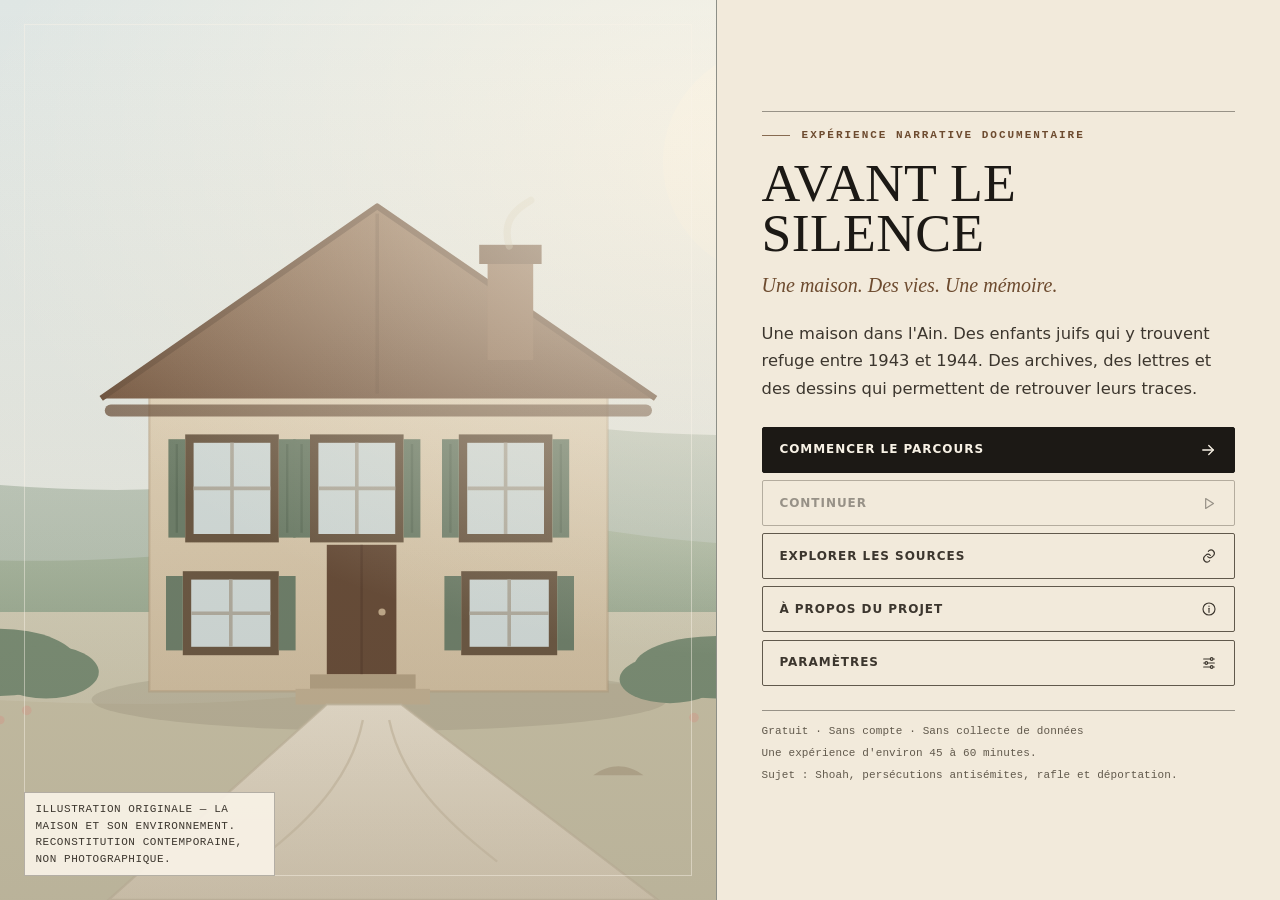
<file: index.html>
<!DOCTYPE html>
<html lang="fr" data-text-size="normal" data-contrast="normal" data-reduced-motion="false">
<head>
  <meta charset="utf-8">
  <meta name="viewport" content="width=device-width, initial-scale=1">
  <title>AVANT LE SILENCE — Une maison. Des vies. Une mémoire.</title>
  <meta name="description" content="AVANT LE SILENCE est une expérience narrative documentaire consacrée à la Maison d'Izieu et aux enfants juifs qui y trouvèrent refuge en 1943–1944.">
  <meta name="author" content="AVANT LE SILENCE">
  <meta name="theme-color" content="#f4efe5">
  <meta name="color-scheme" content="light">
  <meta property="og:title" content="AVANT LE SILENCE">
  <meta property="og:description" content="Une maison. Des vies. Une mémoire. Une expérience narrative documentaire sur la Maison d'Izieu.">
  <meta property="og:type" content="website">
  <meta property="og:image" content="./assets/illustrations/logo.svg">
  <link rel="icon" href="./assets/icons/favicon.svg" type="image/svg+xml">
  <link rel="stylesheet" href="./css/global.css?v=0.8.0-d2">
  <link rel="stylesheet" href="./css/typography.css?v=0.8.0-d2">
  <link rel="stylesheet" href="./css/layout.css?v=0.8.0-d2">
  <link rel="stylesheet" href="./css/interface.css?v=0.8.0-d2">
  <link rel="stylesheet" href="./css/documents.css?v=0.8.0-d2">
  <link rel="stylesheet" href="./css/chapters.css?v=0.8.0-d2">
  <link rel="stylesheet" href="./css/responsive.css?v=0.8.0-d2">
  <link rel="stylesheet" href="./css/accessibility.css?v=0.8.0-d2">
</head>
<body>
  <a class="skip-link" href="#main">Aller au contenu principal</a>

  <div id="app" class="app" aria-busy="true">
    <div class="boot-screen" id="boot-screen">
      <div class="boot-mark" aria-hidden="true">
        <svg viewBox="0 0 64 64" width="64" height="64" fill="none" stroke="currentColor" stroke-width="1.6" stroke-linecap="round" stroke-linejoin="round">
          <path d="M10 29 32 11l22 18"/>
          <path d="M16 26v25h32V26"/>
          <path d="M27 51V37h10v14"/>
          <path d="M8 56h48"/>
        </svg>
      </div>
      <p class="boot-title">AVANT LE SILENCE</p>
      <p class="boot-text" role="status">Chargement des archives…</p>
      <div class="boot-line" aria-hidden="true"><span></span></div>
    </div>
  </div>

  <div id="modal-root" class="modal-root"></div>
  <div id="toast-root" class="toast-root" aria-live="polite" aria-atomic="false"></div>
  <div id="live-region" class="sr-only" role="status" aria-live="polite"></div>

  <noscript>
    <div class="noscript">
      <h1>AVANT LE SILENCE</h1>
      <p>Ce jeu nécessite JavaScript pour fonctionner. Activez JavaScript dans votre navigateur, puis rechargez la page.</p>
    </div>
  </noscript>

  <script type="module" src="./js/main.js?v=0.8.0-d2"></script>
</body>
</html>
</file>
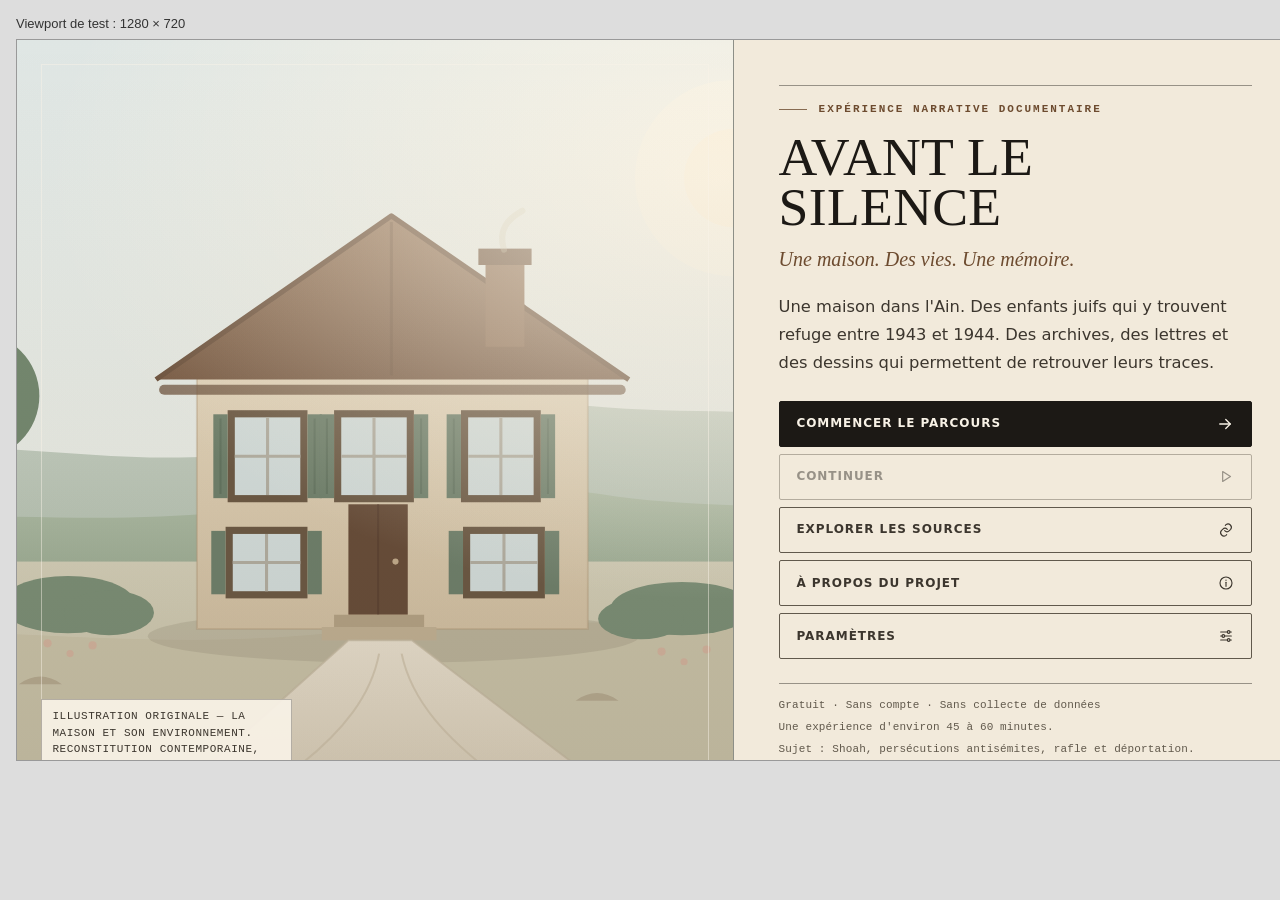
<file: tests/viewport-1280.html>
<!DOCTYPE html>
<html lang="fr">
<head>
  <meta charset="utf-8">
  <title>Test viewport 1280 × 720</title>
  <style>
    body { margin: 0; padding: 16px; background: #ddd; font-family: sans-serif; }
    iframe { width: 1280px; height: 720px; border: 1px solid #999; background: #fff; }
    p { margin: 0 0 8px; font-size: 13px; color: #333; }
  </style>
</head>
<body>
  <p>Viewport de test : 1280 × 720</p>
  <iframe src="../index.html?test=viewport#/accueil" title="AVANT LE SILENCE — test desktop 1280"></iframe>
</body>
</html>
</file>
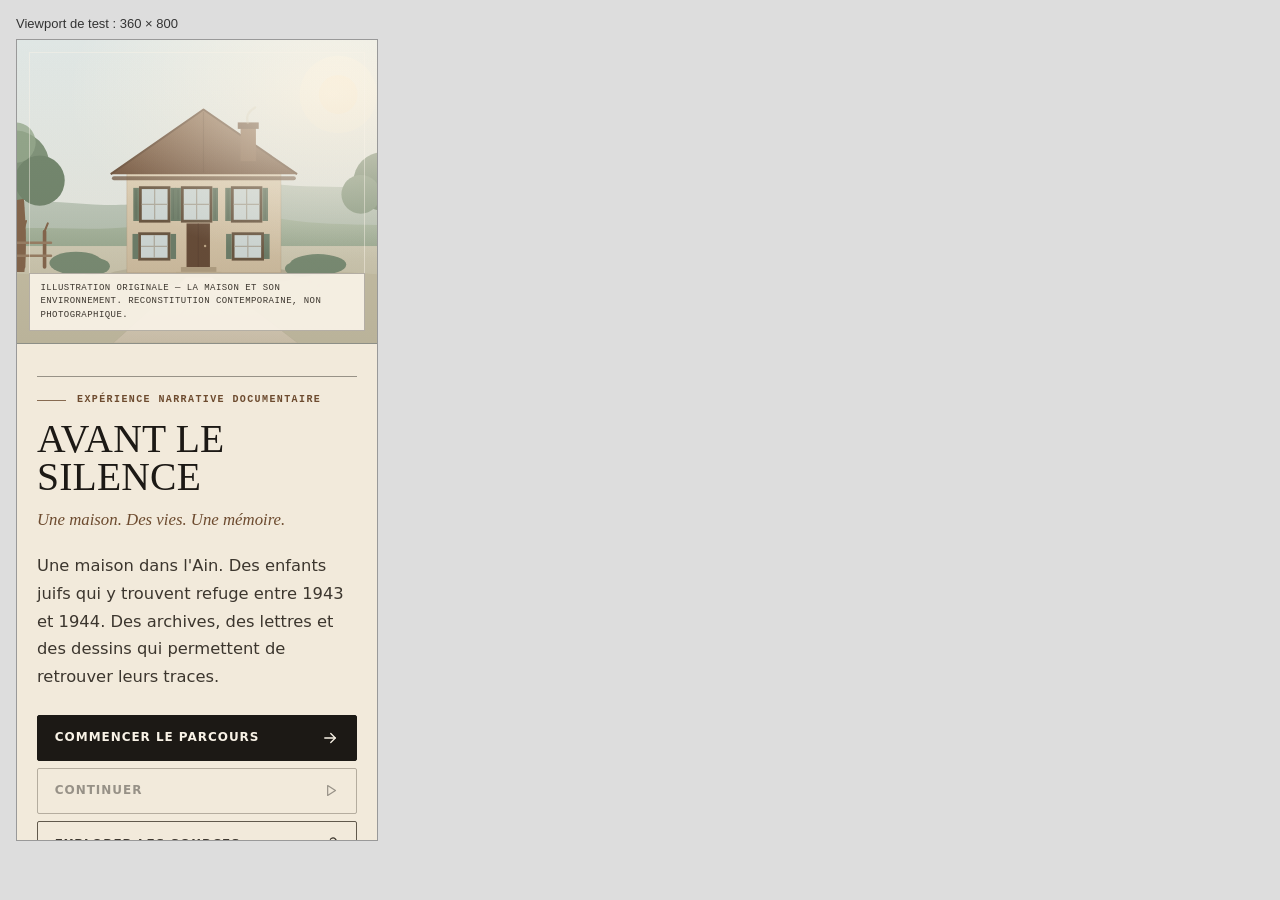
<file: tests/viewport-360.html>
<!DOCTYPE html>
<html lang="fr">
<head>
  <meta charset="utf-8">
  <title>Test viewport 360 × 800</title>
  <style>
    body { margin: 0; padding: 16px; background: #ddd; font-family: sans-serif; }
    iframe { width: 360px; height: 800px; border: 1px solid #999; background: #fff; }
    p { margin: 0 0 8px; font-size: 13px; color: #333; }
  </style>
</head>
<body>
  <p>Viewport de test : 360 × 800</p>
  <iframe src="../index.html?test=viewport#/accueil" title="AVANT LE SILENCE — test mobile 360"></iframe>
</body>
</html>
</file>
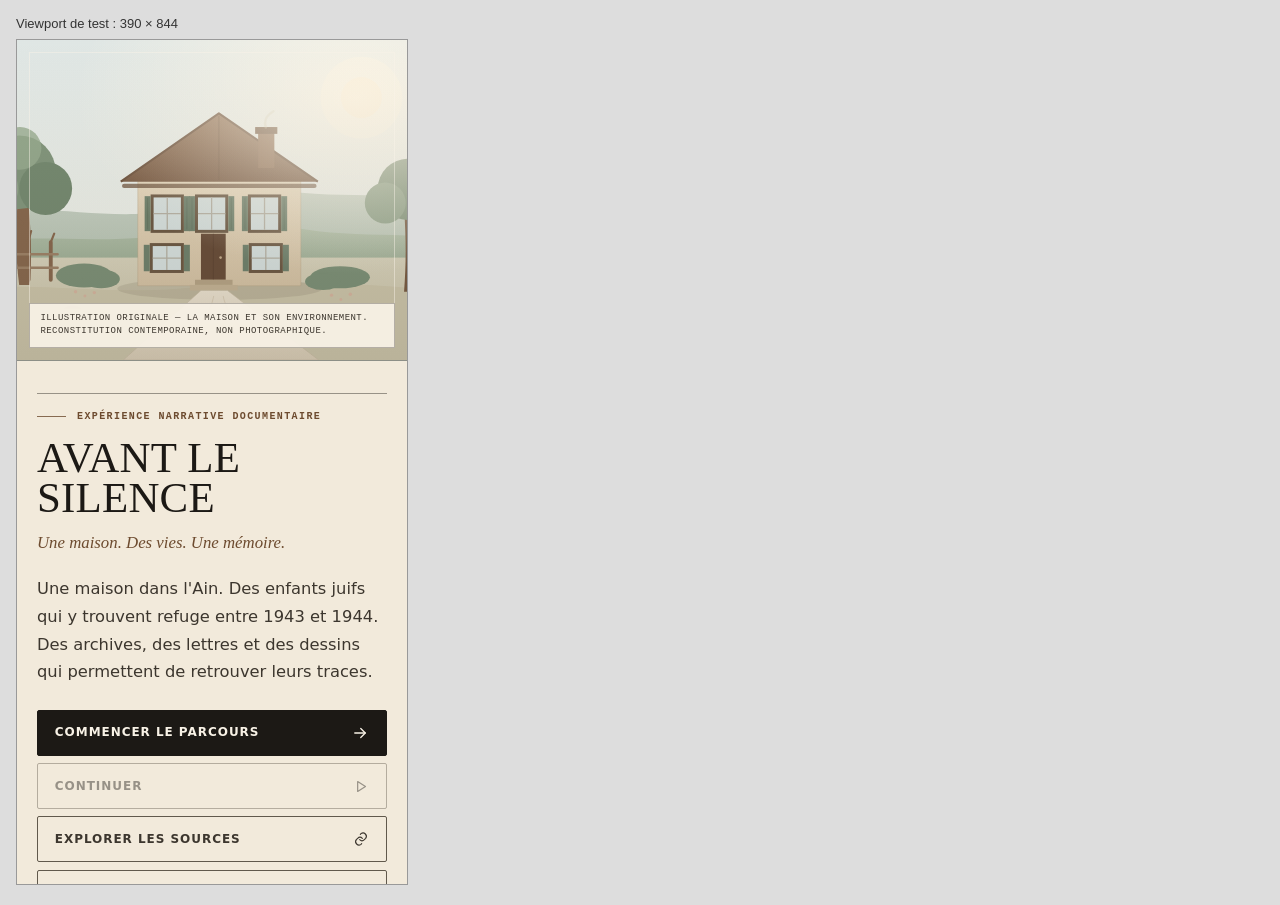
<file: tests/viewport-390.html>
<!DOCTYPE html>
<html lang="fr">
<head>
  <meta charset="utf-8">
  <title>Test viewport 390 × 844</title>
  <style>
    body { margin: 0; padding: 16px; background: #ddd; font-family: sans-serif; }
    iframe { width: 390px; height: 844px; border: 1px solid #999; background: #fff; }
    p { margin: 0 0 8px; font-size: 13px; color: #333; }
  </style>
</head>
<body>
  <p>Viewport de test : 390 × 844</p>
  <iframe src="../index.html?test=viewport#/accueil" title="AVANT LE SILENCE — test mobile 390"></iframe>
</body>
</html>
</file>
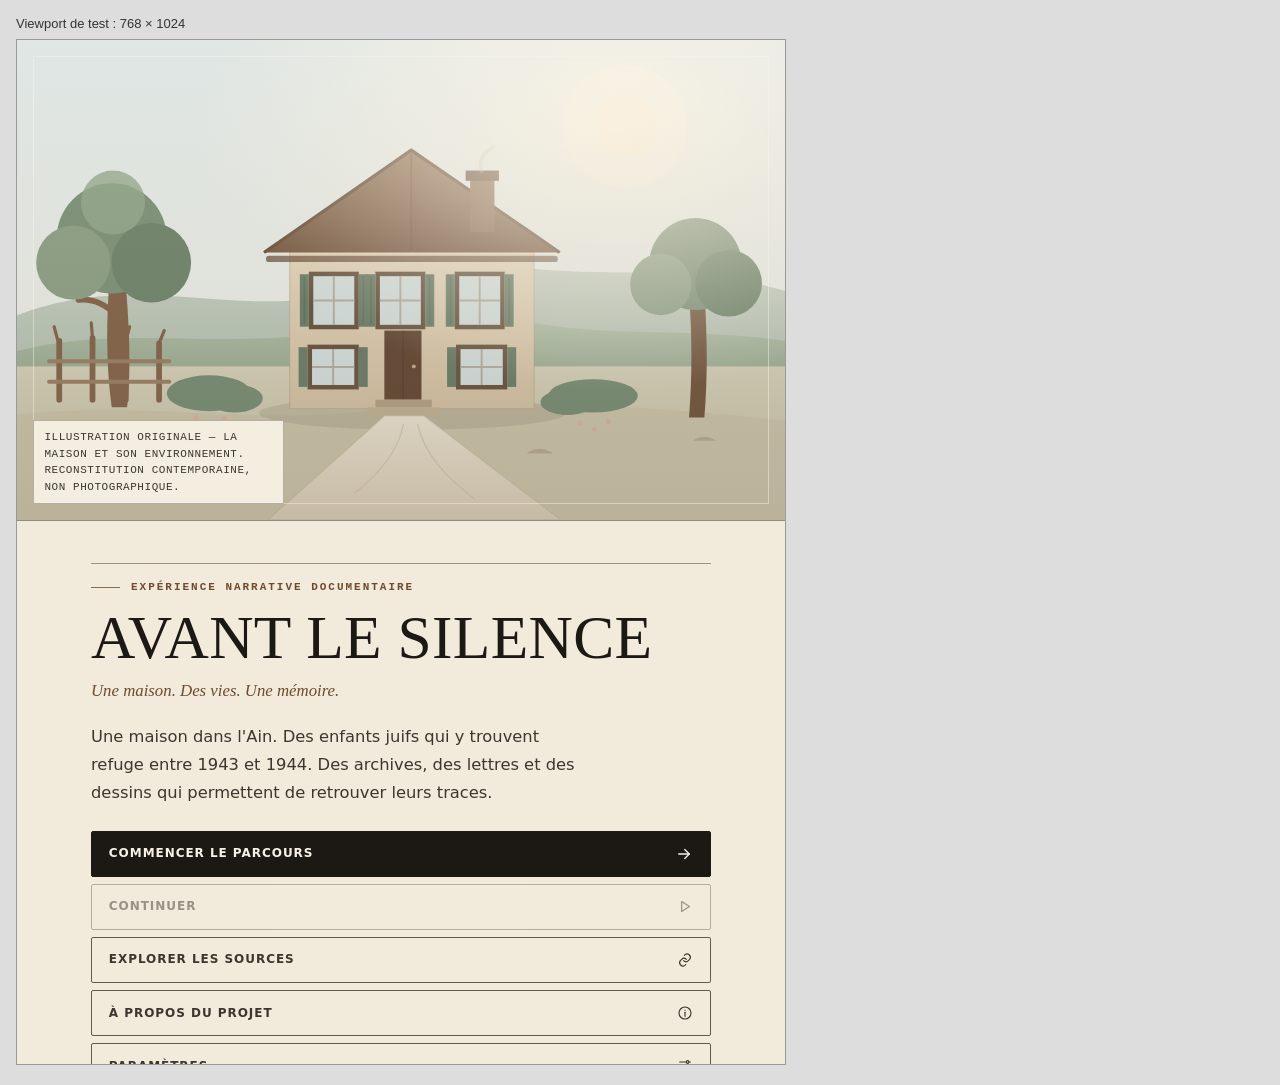
<file: tests/viewport-768.html>
<!DOCTYPE html>
<html lang="fr">
<head>
  <meta charset="utf-8">
  <title>Test viewport 768 × 1024</title>
  <style>
    body { margin: 0; padding: 16px; background: #ddd; font-family: sans-serif; }
    iframe { width: 768px; height: 1024px; border: 1px solid #999; background: #fff; }
    p { margin: 0 0 8px; font-size: 13px; color: #333; }
  </style>
</head>
<body>
  <p>Viewport de test : 768 × 1024</p>
  <iframe src="../index.html?test=viewport#/accueil" title="AVANT LE SILENCE — test tablette 768"></iframe>
</body>
</html>
</file>
<file: css/global.css>
/* ============================================================
   AVANT LE SILENCE — styles globaux
   Catalogue d'exposition : papier chaud, encre dense, filets.
   ============================================================ */

:root {
  --ivory: #f2eadb;
  --ivory-deep: #e7dcc7;
  --paper: #eee3ce;
  --paper-light: #f8f2e6;
  --paper-deep: #d9c9ad;
  --brown: #6d4b2f;
  --brown-soft: #8a6747;
  --brown-pale: #e2d2ba;
  --ink: #1c1915;
  --ink-soft: #3c362e;
  --ink-faint: #61594c;
  --sage: #5c6f57;
  --sage-soft: #dde4d4;
  --sage-deep: #3f513b;
  --slate: #33505e;
  --slate-soft: #d9e3e7;
  --amber: #7b571d;
  --amber-soft: #efe0c0;
  --line: rgba(28, 25, 21, 0.16);
  --line-strong: rgba(28, 25, 21, 0.42);
  --line-light: rgba(255, 255, 255, 0.4);
  --shadow-sm: none;
  --shadow-md: none;
  --shadow-lg: 0 24px 60px rgba(28, 25, 21, 0.18);
  --radius-sm: 2px;
  --radius: 3px;
  --radius-lg: 4px;
  --font-serif: "Iowan Old Style", "Palatino Linotype", Palatino, Georgia, "Times New Roman", serif;
  --font-sans: "Segoe UI", system-ui, -apple-system, "Helvetica Neue", Arial, sans-serif;
  --font-mono: ui-monospace, "Cascadia Mono", "SFMono-Regular", Consolas, "Liberation Mono", monospace;
  --max-width: 1240px;
  --reading-width: 66ch;
  --hud-height: 64px;
  --transition: 180ms ease;
}

*,
*::before,
*::after {
  box-sizing: border-box;
}

html {
  min-height: 100%;
  scroll-behavior: smooth;
  background: var(--ivory);
}

body {
  min-height: 100vh;
  margin: 0;
  color: var(--ink);
  font-family: var(--font-sans);
  font-size: 1.0625rem;
  line-height: 1.65;
  background-color: var(--ivory);
  background-image: url("../assets/backgrounds/paper-texture.svg");
  background-attachment: fixed;
  text-rendering: optimizeLegibility;
  -webkit-font-smoothing: antialiased;
  font-variant-numeric: tabular-nums;
}

img,
svg {
  display: block;
  max-width: 100%;
}

img {
  height: auto;
}

button,
input,
select,
textarea {
  font: inherit;
  color: inherit;
}

button {
  cursor: pointer;
}

a {
  color: var(--slate);
  text-decoration-thickness: 1px;
  text-underline-offset: 0.18em;
}

a:hover {
  color: var(--ink);
}

p,
ul,
ol,
dl,
figure,
blockquote {
  margin-top: 0;
}

h1,
h2,
h3,
h4,
p,
li {
  overflow-wrap: break-word;
}

::selection {
  color: var(--paper-light);
  background: var(--ink);
}

::-webkit-scrollbar {
  width: 11px;
  height: 11px;
}

::-webkit-scrollbar-track {
  background: var(--ivory-deep);
}

::-webkit-scrollbar-thumb {
  background: var(--brown-soft);
  border: 3px solid var(--ivory-deep);
  border-radius: 0;
}

* {
  scrollbar-color: var(--brown-soft) var(--ivory-deep);
  scrollbar-width: thin;
}

/* --- Utilitaires --- */

.sr-only {
  position: absolute !important;
  width: 1px !important;
  height: 1px !important;
  padding: 0 !important;
  margin: -1px !important;
  overflow: hidden !important;
  clip: rect(0, 0, 0, 0) !important;
  white-space: nowrap !important;
  border: 0 !important;
}

.hidden {
  display: none !important;
}

[hidden] {
  display: none !important;
}

.no-scroll {
  overflow: hidden;
}

.skip-link {
  position: fixed;
  top: 0.75rem;
  left: 0.75rem;
  z-index: 5000;
  padding: 0.65rem 1rem;
  color: var(--paper-light);
  background: var(--ink);
  border: 1px solid var(--ink);
  border-radius: var(--radius-sm);
  transform: translateY(-180%);
  transition: transform var(--transition);
}

.skip-link:focus {
  transform: translateY(0);
  outline: 3px solid var(--slate);
  outline-offset: 3px;
}

/* --- Écran de chargement --- */

.boot-screen {
  min-height: 100vh;
  display: flex;
  flex-direction: column;
  align-items: center;
  justify-content: center;
  gap: 0.9rem;
  padding: 2rem;
  text-align: center;
  background: var(--ivory);
}

.boot-mark {
  color: var(--brown);
  opacity: 0.9;
}

.boot-title {
  margin: 0;
  font-family: var(--font-serif);
  font-size: clamp(1.35rem, 3vw, 1.9rem);
  letter-spacing: 0.3em;
  text-indent: 0.3em;
  color: var(--ink);
}

.boot-text {
  margin: 0;
  font-family: var(--font-mono);
  font-size: 0.6875rem;
  letter-spacing: 0.12em;
  text-transform: uppercase;
  color: var(--ink-faint);
}

.boot-line {
  width: min(220px, 60vw);
  height: 2px;
  margin-top: 0.85rem;
  overflow: hidden;
  background: var(--brown-pale);
  border-radius: 0;
}

.boot-line span {
  display: block;
  width: 42%;
  height: 100%;
  background: var(--brown);
  border-radius: 0;
  animation: boot-slide 1.5s ease-in-out infinite;
}

@keyframes boot-slide {
  0% { transform: translateX(-110%); }
  50% { transform: translateX(80%); }
  100% { transform: translateX(260%); }
}

/* --- NoScript --- */

.noscript {
  max-width: 640px;
  margin: 12vh auto;
  padding: 2rem;
  color: var(--ink);
  background: var(--paper-light);
  border: 1px solid var(--line-strong);
  border-top: 2px solid var(--ink);
  border-radius: var(--radius);
}

.noscript h1 {
  margin-top: 0;
  font-family: var(--font-serif);
  letter-spacing: 0.06em;
}

/* --- Divers --- */

hr {
  border: 0;
  border-top: 1px solid var(--line);
  margin: 2rem 0;
}

:target {
  scroll-margin-top: calc(var(--hud-height) + 2rem);
}

::placeholder {
  color: var(--ink-faint);
  opacity: 1;
}
</file>
<file: css/typography.css>
/* ============================================================
   Typographie éditoriale — échelle de catalogue
   Surtitre mono 11 px · titre display · chapô · corps 17 px
   ============================================================ */

body,
button,
input,
select,
textarea {
  font-family: var(--font-sans);
}

h1,
h2,
h3,
h4,
.serif {
  font-family: var(--font-serif);
  font-weight: 500;
  line-height: 1.08;
  letter-spacing: -0.018em;
  color: var(--ink);
}

h1 {
  font-size: clamp(2.6rem, 4.8vw, 4.3rem);
}

h2 {
  font-size: clamp(1.5rem, 2.5vw, 2.1rem);
  line-height: 1.14;
}

h3 {
  font-size: clamp(1.15rem, 1.7vw, 1.35rem);
  line-height: 1.24;
}

h4 {
  font-size: 1.02rem;
  line-height: 1.32;
}

p {
  margin-bottom: 1em;
}

p:last-child {
  margin-bottom: 0;
}

/* --- Surtitre de section --- */

.eyebrow {
  display: flex;
  align-items: center;
  gap: 0.7rem;
  margin: 0 0 0.9rem;
  font-family: var(--font-mono);
  font-size: 0.6875rem;
  font-weight: 600;
  line-height: 1.4;
  letter-spacing: 0.18em;
  text-transform: uppercase;
  color: var(--brown);
}

.eyebrow::before {
  content: "";
  flex: 0 0 1.8rem;
  width: 1.8rem;
  height: 1px;
  background: currentColor;
  opacity: 0.8;
}

.eyebrow--plain::before {
  display: none;
}

/* --- Chapô et sous-titre --- */

.subtitle {
  margin: 0;
  font-family: var(--font-serif);
  font-size: clamp(1.1rem, 1.8vw, 1.35rem);
  font-style: italic;
  line-height: 1.4;
  color: var(--brown);
}

.lead {
  max-width: 62ch;
  margin: 0;
  font-family: var(--font-serif);
  font-size: clamp(1.2rem, 1.9vw, 1.48rem);
  line-height: 1.45;
  color: var(--ink-soft);
}

.lead + .prose {
  margin-top: 1.1rem;
}

/* --- Corps de lecture --- */

.prose {
  max-width: var(--reading-width);
  font-size: 1.0625rem;
  line-height: 1.7;
  color: var(--ink-soft);
}

.prose p {
  margin-bottom: 1.02em;
}

.prose strong {
  color: var(--ink);
  font-weight: 650;
}

.prose em {
  color: var(--ink);
}

.prose--lead > p:first-child {
  font-family: var(--font-serif);
  font-size: 1.22rem;
  line-height: 1.52;
  color: var(--ink);
}

.prose--dropcap > p:first-child::first-letter {
  float: left;
  margin: 0.08em 0.12em 0 0;
  font-family: var(--font-serif);
  font-size: 3.6em;
  font-weight: 500;
  line-height: 0.82;
  color: var(--brown);
}

.prose ul,
.prose ol {
  margin: 0 0 1.2em;
  padding-left: 1.25rem;
}

.prose li {
  margin-bottom: 0.45em;
}

.prose a {
  color: var(--slate);
}

/* --- Métadonnées et légendes --- */

.small {
  font-size: 0.8125rem;
  line-height: 1.55;
  color: var(--ink-faint);
}

.tiny {
  font-size: 0.75rem;
  line-height: 1.55;
  color: var(--ink-faint);
}

.caption {
  font-size: 0.8125rem;
  line-height: 1.5;
  letter-spacing: 0.01em;
  color: var(--ink-faint);
}

.mono {
  font-family: var(--font-mono);
  font-variant-numeric: tabular-nums;
}

/* --- Citation --- */

.quote {
  margin: 2.2rem 0;
  padding: 0.15rem 0 0.15rem 1.5rem;
  border-left: 2px solid var(--brown);
  font-family: var(--font-serif);
  font-size: clamp(1.25rem, 2.2vw, 1.65rem);
  font-style: italic;
  line-height: 1.42;
  color: var(--ink);
}

.quote__label {
  display: block;
  margin-top: 0.9rem;
  font-family: var(--font-mono);
  font-size: 0.625rem;
  font-style: normal;
  font-weight: 600;
  letter-spacing: 0.14em;
  text-transform: uppercase;
  color: var(--brown);
}

/* --- Utilitaires de texte --- */

.text-center {
  text-align: center;
}

.text-balance {
  text-wrap: balance;
}

.text-pretty {
  text-wrap: pretty;
}

.muted {
  color: var(--ink-faint);
}

.ink {
  color: var(--ink);
}

.sage {
  color: var(--sage-deep);
}

.brown {
  color: var(--brown);
}

.slate {
  color: var(--slate);
}
</file>
<file: css/layout.css>
/* ============================================================
   Structure des écrans et des pages — grille éditoriale
   ============================================================ */

.app {
  min-height: 100vh;
}

.screen {
  min-height: 100vh;
  animation: screen-in 320ms ease both;
}

@keyframes screen-in {
  from { opacity: 0; }
  to { opacity: 1; }
}

.container {
  width: min(var(--max-width), calc(100% - 3rem));
  margin-inline: auto;
}

.container--narrow {
  width: min(920px, calc(100% - 3rem));
  margin-inline: auto;
}

.container--reading {
  width: min(760px, calc(100% - 3rem));
  margin-inline: auto;
}

.section {
  padding-block: clamp(3.25rem, 6vw, 5rem);
}

.section--tight {
  padding-block: clamp(2rem, 4vw, 3rem);
}

.section--paper {
  background: var(--paper-light);
  border-block: 1px solid var(--line);
}

.stack {
  display: flex;
  flex-direction: column;
  gap: var(--stack-gap, 1rem);
}

.cluster {
  display: flex;
  flex-wrap: wrap;
  align-items: center;
  gap: var(--cluster-gap, 0.65rem);
}

.split {
  display: grid;
  grid-template-columns: minmax(0, 1fr) minmax(0, 1fr);
  gap: clamp(1.5rem, 4vw, 3.5rem);
  align-items: center;
}

/* --- En-tête de page intérieure --- */

.page-header {
  position: sticky;
  top: 0;
  z-index: 80;
  background: var(--ivory);
  border-bottom: 1px solid var(--line-strong);
}

.page-header__inner {
  width: min(var(--max-width), calc(100% - 3rem));
  min-height: var(--hud-height);
  margin-inline: auto;
  display: flex;
  align-items: center;
  gap: 1rem;
  justify-content: space-between;
}

.page-header__title {
  margin: 0;
  font-family: var(--font-serif);
  font-size: 1.05rem;
  line-height: 1.2;
  letter-spacing: 0.005em;
}

.page-header__sub {
  display: block;
  margin-top: 0.15rem;
  font-family: var(--font-mono);
  font-size: 0.625rem;
  font-weight: 600;
  letter-spacing: 0.14em;
  text-transform: uppercase;
  color: var(--brown);
}

.page-header__actions {
  display: flex;
  align-items: center;
  gap: 0.25rem;
}

.page-intro {
  padding-block: clamp(2.6rem, 5vw, 4rem) 0;
}

.page-intro .container,
.page-intro .container--narrow,
.page-intro .container--reading {
  padding-bottom: clamp(1.4rem, 2.5vw, 2rem);
  border-bottom: 1px solid var(--line);
}

.page-intro h1 {
  margin: 0 0 0.75rem;
}

.page-intro .lead {
  max-width: 62ch;
}

.page-content {
  padding-block: clamp(1.5rem, 2.5vw, 2rem) clamp(4rem, 8vw, 6rem);
}

/* --- Accueil --- */

.home-screen {
  min-height: 100vh;
  display: grid;
  grid-template-columns: minmax(0, 1.12fr) minmax(400px, 0.88fr);
  overflow: hidden;
}

.home-visual {
  position: relative;
  min-height: 100vh;
  overflow: hidden;
  background: #dfe4db;
  border-right: 1px solid var(--line-strong);
}

.home-visual__image {
  width: 100%;
  height: 100%;
  object-fit: cover;
  object-position: center;
}

.home-visual::after {
  content: "";
  position: absolute;
  inset: clamp(1rem, 2vw, 1.5rem);
  border: 1px solid rgba(248, 242, 230, 0.46);
  pointer-events: none;
}

.home-visual__caption {
  position: absolute;
  left: clamp(1rem, 2vw, 1.5rem);
  bottom: clamp(1rem, 2vw, 1.5rem);
  z-index: 1;
  max-width: 38ch;
  margin: 0;
  padding: 0.5rem 0.65rem;
  font-family: var(--font-mono);
  font-size: 0.6875rem;
  line-height: 1.5;
  letter-spacing: 0.05em;
  text-align: left;
  text-transform: uppercase;
  color: var(--ink-soft);
  background: rgba(248, 242, 230, 0.94);
  border: 1px solid rgba(28, 25, 21, 0.3);
  text-shadow: none;
}

.home-panel {
  display: flex;
  align-items: center;
  padding: clamp(2.25rem, 3.5vw, 3rem);
  background: var(--ivory);
}

.home-panel__inner {
  width: min(540px, 100%);
  margin-inline: auto;
  padding-top: 1rem;
  border-top: 1px solid var(--line-strong);
}

.home-title {
  margin: 0.25rem 0 0.75rem;
  font-size: clamp(2.8rem, 4.2vw, 4.5rem);
  line-height: 0.94;
  letter-spacing: 0.005em;
  text-wrap: balance;
}

.home-subtitle {
  margin: 0 0 1.3rem;
  font-family: var(--font-serif);
  font-size: clamp(1.05rem, 1.6vw, 1.25rem);
  font-style: italic;
  line-height: 1.4;
  color: var(--brown);
}

.home-intro {
  max-width: 48ch;
  margin-bottom: 1.5rem;
  font-size: 1.02rem;
  line-height: 1.7;
  color: var(--ink-soft);
}

.home-actions {
  display: grid;
  gap: 0.45rem;
  margin-bottom: 1.5rem;
}

.home-actions .btn {
  justify-content: space-between;
}

.home-meta {
  padding-top: 0.8rem;
  border-top: 1px solid var(--line-strong);
  font-family: var(--font-mono);
  font-size: 0.6875rem;
  line-height: 1.55;
  letter-spacing: 0.01em;
  color: var(--ink-faint);
}

.home-meta p {
  margin-bottom: 0.3rem;
}

.home-meta strong {
  color: var(--ink-soft);
  font-weight: 600;
}

/* --- HUD de scène --- */

.hud {
  position: sticky;
  top: 0;
  z-index: 90;
  background: var(--ivory);
  border-bottom: 1px solid var(--line-strong);
}

.hud__inner {
  width: min(var(--max-width), calc(100% - 2.5rem));
  min-height: var(--hud-height);
  margin-inline: auto;
  display: grid;
  grid-template-columns: minmax(0, 1fr) auto;
  align-items: center;
  gap: 1rem;
}

.hud__chapter {
  display: flex;
  align-items: center;
  gap: 0.7rem;
  min-width: 0;
}

.hud__chapter-mark {
  display: grid;
  place-items: center;
  flex: 0 0 34px;
  width: 34px;
  height: 34px;
  font-family: var(--font-mono);
  font-size: 0.75rem;
  font-weight: 600;
  letter-spacing: 0.04em;
  color: var(--brown);
  border: 1px solid var(--line-strong);
  border-radius: var(--radius-sm);
}

.hud__chapter-text {
  min-width: 0;
}

.hud__chapter-name {
  display: block;
  overflow: hidden;
  font-family: var(--font-serif);
  font-size: 0.98rem;
  line-height: 1.25;
  text-overflow: ellipsis;
  white-space: nowrap;
}

.hud__chapter-period {
  display: block;
  overflow: hidden;
  font-family: var(--font-mono);
  font-size: 0.625rem;
  font-weight: 600;
  line-height: 1.4;
  letter-spacing: 0.1em;
  text-transform: uppercase;
  color: var(--brown);
  text-overflow: ellipsis;
  white-space: nowrap;
}

.hud__actions {
  display: flex;
  align-items: center;
  gap: 0.15rem;
}

.hud__actions .btn--icon {
  width: 44px;
  height: 44px;
}

/* --- Scène --- */

.scene-screen {
  min-height: calc(100vh - var(--hud-height));
}

.scene-heading {
  width: min(var(--max-width), calc(100% - 3rem));
  margin-inline: auto;
  display: grid;
  grid-template-columns: 7.5rem minmax(0, 1fr);
  column-gap: clamp(1.5rem, 3vw, 2.5rem);
  align-items: start;
  padding: clamp(1.8rem, 3.6vw, 3rem) 0 clamp(1.4rem, 2.6vw, 2rem);
  border-bottom: 1px solid var(--line);
}

.scene-heading::before {
  content: attr(data-index);
  grid-column: 1;
  grid-row: 1 / span 2;
  font-family: var(--font-serif);
  font-size: clamp(3rem, 5vw, 4.6rem);
  font-weight: 500;
  line-height: 0.8;
  letter-spacing: -0.04em;
  color: var(--brown);
  font-variant-numeric: tabular-nums;
}

.scene-heading__kicker {
  grid-column: 2;
  margin: 0 0 0.45rem;
  font-family: var(--font-mono);
  font-size: 0.6875rem;
  font-weight: 600;
  letter-spacing: 0.14em;
  text-transform: uppercase;
  color: var(--brown);
}

.scene-heading h1 {
  grid-column: 2;
  margin: 0;
  font-size: clamp(1.9rem, 3.4vw, 2.9rem);
}

.scene-layout {
  width: min(var(--max-width), calc(100% - 3rem));
  margin-inline: auto;
  display: grid;
  grid-template-columns: minmax(0, 1.55fr) minmax(310px, 0.75fr);
  gap: clamp(2rem, 3.5vw, 3.5rem);
  align-items: start;
  padding-block: clamp(2rem, 3.5vw, 2.8rem) clamp(2.5rem, 5vw, 4rem);
}

.scene-visual {
  position: sticky;
  top: calc(var(--hud-height) + 1.2rem);
  min-width: 0;
}

.scene-layout > .illustration {
  position: sticky;
  top: calc(var(--hud-height) + 1.2rem);
  align-self: start;
}

.scene-panel {
  min-width: 0;
  padding-left: clamp(1.5rem, 2.5vw, 2.25rem);
  border-left: 1px solid var(--line-strong);
}

.scene-panel__inner {
  padding: 0;
  background: transparent;
  border: 0;
  border-radius: 0;
  box-shadow: none;
}

.scene-panel h2 {
  margin: 0 0 0.75rem;
  font-size: clamp(1.35rem, 2vw, 1.6rem);
}

.scene-panel .prose {
  font-size: 1rem;
  line-height: 1.66;
}

.scene-panel__divider {
  margin: 1.5rem 0;
  border: 0;
  border-top: 1px solid var(--line);
}

.scene-actions {
  display: grid;
  grid-template-columns: 1fr 1fr;
  gap: 0.5rem;
  margin-top: 1.5rem;
}

.scene-actions .btn:last-child:nth-child(odd) {
  grid-column: 1 / -1;
}

.scene-activity {
  width: min(var(--max-width), calc(100% - 3rem));
  margin: 0 auto clamp(3rem, 6vw, 4.5rem);
}

.scene-progress {
  width: min(var(--max-width), calc(100% - 3rem));
  margin-inline: auto;
  padding: 0 0 clamp(2rem, 4vw, 3rem);
}

.scene-progress__row {
  display: flex;
  align-items: baseline;
  justify-content: space-between;
  gap: 1rem;
  margin-bottom: 0.45rem;
  font-family: var(--font-mono);
  font-size: 0.6875rem;
  letter-spacing: 0.03em;
  color: var(--ink-faint);
  font-variant-numeric: tabular-nums;
}

/* --- Sélection des chapitres --- */

.chapter-grid {
  display: grid;
  grid-template-columns: repeat(2, minmax(0, 1fr));
  gap: clamp(2.2rem, 4vw, 3.5rem) clamp(1.75rem, 3vw, 2.5rem);
  margin-top: 1.8rem;
}

.chapter-card {
  position: relative;
  display: flex;
  flex-direction: column;
  min-width: 0;
  padding-top: 0.85rem;
  background: transparent;
  border: 0;
  border-top: 1.5px solid var(--ink);
  border-radius: 0;
  box-shadow: none;
  transition: border-color var(--transition);
}

.chapter-card::before {
  content: "N° " attr(data-catalogue);
  display: block;
  margin-bottom: 0.7rem;
  font-family: var(--font-mono);
  font-size: 0.6563rem;
  font-weight: 600;
  letter-spacing: 0.16em;
  color: var(--brown);
  font-variant-numeric: tabular-nums;
}

.chapter-card--open:hover,
.chapter-card--open:focus-within {
  transform: none;
  border-top-color: var(--brown);
  box-shadow: none;
}

.chapter-card--locked {
  opacity: 0.58;
  filter: grayscale(0.6);
}

.chapter-card__cover {
  position: relative;
  aspect-ratio: 16 / 9;
  overflow: hidden;
  background: var(--ivory-deep);
  border: 1px solid var(--line-strong);
  border-radius: var(--radius-sm);
}

.chapter-card__cover img {
  width: 100%;
  height: 100%;
  object-fit: cover;
  transition: transform 500ms ease;
}

.chapter-card--open:hover .chapter-card__cover img {
  transform: scale(1.018);
}

.chapter-card__number {
  position: absolute;
  top: 0.7rem;
  left: 0.7rem;
  z-index: 1;
  display: grid;
  place-items: center;
  width: 2.1rem;
  height: 2.1rem;
  font-family: var(--font-mono);
  font-size: 0.75rem;
  font-weight: 600;
  letter-spacing: 0.05em;
  color: var(--ink);
  background: var(--paper-light);
  border: 1px solid var(--line-strong);
  border-radius: var(--radius-sm);
  box-shadow: none;
}

.chapter-card__body {
  display: flex;
  flex: 1;
  flex-direction: column;
  padding: 1rem 0 0.2rem;
}

.chapter-card__meta {
  margin: 0 0 0.35rem;
  font-family: var(--font-mono);
  font-size: 0.625rem;
  font-weight: 600;
  letter-spacing: 0.1em;
  text-transform: uppercase;
  color: var(--brown);
}

.chapter-card h2 {
  margin: 0 0 0.5rem;
  font-size: clamp(1.35rem, 2vw, 1.65rem);
}

.chapter-card p {
  margin: 0 0 1rem;
  font-size: 0.9375rem;
  line-height: 1.58;
  color: var(--ink-soft);
}

.chapter-card__footer {
  display: flex;
  align-items: baseline;
  justify-content: space-between;
  gap: 0.75rem;
  margin-top: auto;
  padding-top: 0.8rem;
  border-top: 1px solid var(--line);
}

.chapter-card__progress {
  font-family: var(--font-mono);
  font-size: 0.6563rem;
  letter-spacing: 0.02em;
  color: var(--ink-faint);
}

.chapter-card__link {
  font-size: 0.6875rem;
  font-weight: 650;
  letter-spacing: 0.08em;
  text-transform: uppercase;
  color: var(--slate);
  text-decoration: none;
}

.chapter-card__link:hover {
  color: var(--ink);
  text-decoration: underline;
}

.chapter-card__lock {
  display: flex;
  align-items: center;
  gap: 0.4rem;
  font-family: var(--font-mono);
  font-size: 0.6563rem;
  color: var(--ink-faint);
}

/* --- Carnet --- */

.notebook-layout {
  display: grid;
  grid-template-columns: minmax(0, 1fr) 300px;
  gap: clamp(2rem, 3.5vw, 3rem);
  align-items: start;
}

.notebook-main {
  min-width: 0;
}

.notebook-side {
  position: sticky;
  top: calc(var(--hud-height) + 1.2rem);
  display: grid;
  gap: 1.4rem;
}

.notebook-toolbar {
  display: grid;
  gap: 0.9rem;
  margin-bottom: 1.6rem;
}

.notebook-grid {
  display: grid;
  grid-template-columns: repeat(2, minmax(0, 1fr));
  column-gap: 1.8rem;
}

.notebook-grid > .empty-state {
  grid-column: 1 / -1;
}

.notebook-card {
  display: flex;
  flex-direction: column;
  gap: 0.6rem;
  min-width: 0;
  padding: 1rem 0 1.1rem;
  background: transparent;
  border: 0;
  border-top: 1px solid var(--line-strong);
  border-radius: 0;
}

.notebook-card__head {
  display: flex;
  align-items: flex-start;
  justify-content: space-between;
  gap: 0.6rem;
}

.notebook-card h3 {
  margin: 0;
  font-size: 1.05rem;
  line-height: 1.3;
}

.notebook-card p {
  margin: 0;
  font-size: 0.875rem;
  line-height: 1.55;
  color: var(--ink-soft);
}

.notebook-card__foot {
  display: flex;
  align-items: center;
  justify-content: space-between;
  gap: 0.5rem;
  margin-top: auto;
  padding-top: 0.65rem;
  border-top: 1px solid var(--line);
}

.notebook-card__open {
  padding: 0;
  font-family: var(--font-mono);
  font-size: 0.6563rem;
  font-weight: 600;
  letter-spacing: 0.08em;
  text-transform: uppercase;
  color: var(--slate);
  background: none;
  border: 0;
  text-decoration: underline;
  text-decoration-color: var(--line-strong);
  text-underline-offset: 0.2em;
}

.notebook-card__open:hover {
  color: var(--ink);
  text-decoration-color: var(--ink);
}

/* --- Chronologie --- */

.timeline {
  position: relative;
  max-width: 900px;
  margin: 2rem auto 0;
  padding-left: 1.8rem;
}

.timeline::before {
  content: "";
  position: absolute;
  top: 0.4rem;
  bottom: 0.4rem;
  left: 0.42rem;
  width: 1px;
  background: var(--line-strong);
}

.timeline-item {
  position: relative;
  margin-bottom: 0.6rem;
}

.timeline-item::before {
  content: "";
  position: absolute;
  top: 1.2rem;
  left: -1.62rem;
  width: 0.5rem;
  height: 0.5rem;
  background: var(--ivory);
  border: 1.5px solid var(--brown-soft);
  border-radius: 0;
}

.timeline-item[data-status="review_required"]::before {
  border-color: var(--amber);
  background: var(--amber-soft);
}

.timeline-details {
  background: transparent;
  border: 0;
  border-top: 1px solid var(--line);
  border-radius: 0;
}

.timeline-summary {
  display: grid;
  grid-template-columns: 8.5rem minmax(0, 1fr) auto;
  gap: 1rem;
  align-items: baseline;
  padding: 0.9rem 0.25rem;
  cursor: pointer;
  list-style: none;
}

.timeline-summary::-webkit-details-marker {
  display: none;
}

.timeline-summary:hover {
  background: rgba(28, 25, 21, 0.035);
}

.timeline-date {
  font-family: var(--font-mono);
  font-size: 0.6875rem;
  font-weight: 600;
  letter-spacing: 0.02em;
  color: var(--brown);
  font-variant-numeric: tabular-nums;
}

.timeline-title {
  font-family: var(--font-serif);
  font-size: 1.05rem;
  line-height: 1.35;
}

.timeline-chevron {
  width: 1.2rem;
  height: 1.2rem;
  color: var(--ink-faint);
  transition: transform var(--transition);
}

.timeline-details[open] .timeline-chevron {
  transform: rotate(180deg);
}

.timeline-body {
  padding: 0 0.25rem 1.1rem;
  border-top: 1px solid var(--line);
}

.timeline-body .prose {
  padding-top: 0.9rem;
  font-size: 0.9375rem;
}

/* --- Paramètres --- */

.settings-grid {
  display: grid;
  gap: clamp(1.6rem, 3vw, 2.4rem);
  max-width: 860px;
}

.settings-section {
  padding: clamp(1.2rem, 2.2vw, 1.6rem) 0 0;
  background: transparent;
  border: 0;
  border-top: 1.5px solid var(--ink);
  border-radius: 0;
}

.settings-section h2 {
  margin: 0 0 0.35rem;
  font-size: 1.32rem;
}

.settings-section > p {
  margin: 0 0 1.1rem;
  font-size: 0.875rem;
  line-height: 1.6;
  color: var(--ink-faint);
}

.setting-row {
  display: grid;
  grid-template-columns: minmax(0, 1fr) auto;
  gap: 1rem;
  align-items: center;
  padding: 0.9rem 0;
  border-top: 1px solid var(--line);
}

.setting-row:first-of-type {
  border-top: 0;
}

.setting-row__label {
  display: block;
  font-size: 0.9375rem;
  font-weight: 600;
  color: var(--ink);
}

.setting-row__hint {
  display: block;
  margin-top: 0.15rem;
  font-size: 0.78rem;
  line-height: 1.45;
  color: var(--ink-faint);
}

.setting-row--stack {
  display: grid;
  grid-template-columns: 1fr;
  gap: 0.55rem;
}

/* --- Sources, glossaire, à propos --- */

.source-list {
  display: grid;
  gap: 0;
  margin-top: 1rem;
}

.source-card {
  padding: 1.3rem 0 1.4rem;
  background: transparent;
  border: 0;
  border-top: 1px solid var(--line-strong);
  border-radius: 0;
}

.source-card:last-child {
  border-bottom: 1px solid var(--line-strong);
}

.source-card__head {
  display: flex;
  flex-wrap: wrap;
  align-items: baseline;
  justify-content: space-between;
  gap: 0.5rem;
  margin-bottom: 0.45rem;
}

.source-card h2,
.source-card h3 {
  margin: 0;
  font-size: 1.12rem;
}

.source-card p {
  margin: 0 0 0.45rem;
  font-size: 0.875rem;
  line-height: 1.58;
  color: var(--ink-soft);
}

.source-card__meta {
  margin-top: 0.2rem;
  font-family: var(--font-mono);
  font-size: 0.6563rem;
  letter-spacing: 0.02em;
  color: var(--ink-faint);
  font-variant-numeric: tabular-nums;
}

.glossary-list {
  display: grid;
  grid-template-columns: repeat(2, minmax(0, 1fr));
  column-gap: 3rem;
  gap: 0 3rem;
  margin-top: 0.8rem;
}

.glossary-item {
  padding: 1.1rem 0 1.2rem;
  background: transparent;
  border: 0;
  border-top: 1px solid var(--line-strong);
  border-radius: 0;
}

.glossary-item dt {
  margin-bottom: 0.25rem;
  font-family: var(--font-serif);
  font-size: 1.12rem;
  font-weight: 600;
}

.glossary-item dd {
  margin: 0;
  font-size: 0.875rem;
  line-height: 1.58;
  color: var(--ink-soft);
}

/* --- Conclusion --- */

.conclusion-screen {
  position: relative;
  overflow: hidden;
}

.conclusion-hero {
  position: relative;
  padding: clamp(3.5rem, 8vw, 6.5rem) 0 clamp(2.5rem, 6vw, 4rem);
  text-align: center;
}

.conclusion-hero h1 {
  margin: 0 0 0.5rem;
  font-size: clamp(2.4rem, 4.6vw, 4rem);
}

.conclusion-hero .eyebrow {
  justify-content: center;
}

.conclusion-hero .lead {
  max-width: 56ch;
  margin-inline: auto;
}

.conclusion-quote {
  max-width: 820px;
  margin: clamp(2.2rem, 5vw, 3.5rem) auto;
  padding: clamp(1.5rem, 4vw, 2.6rem) 0;
  text-align: center;
  background: transparent;
  border-block: 1px solid var(--line-strong);
  font-family: var(--font-serif);
  font-size: clamp(1.35rem, 2.8vw, 2rem);
  font-style: italic;
  line-height: 1.42;
  color: var(--ink);
}

.conclusion-quote .quote__label {
  text-align: center;
}

.summary-grid {
  display: grid;
  grid-template-columns: repeat(5, minmax(0, 1fr));
  gap: 0;
  margin: 1.4rem 0 2rem;
  border-top: 1.5px solid var(--ink);
}

.summary-card {
  padding: 1rem 0.9rem 1.1rem;
  text-align: left;
  background: transparent;
  border: 0;
  border-right: 1px solid var(--line);
  border-radius: 0;
}

.summary-card:last-child {
  border-right: 0;
}

.summary-card__value {
  display: block;
  font-family: var(--font-serif);
  font-size: 2.1rem;
  line-height: 1;
  color: var(--brown);
  font-variant-numeric: tabular-nums;
}

.summary-card__label {
  display: block;
  margin-top: 0.45rem;
  font-family: var(--font-mono);
  font-size: 0.625rem;
  font-weight: 600;
  line-height: 1.5;
  letter-spacing: 0.06em;
  text-transform: uppercase;
  color: var(--ink-faint);
}

.summary-list {
  display: grid;
  gap: 0;
  margin: 0;
  padding: 0;
  list-style: none;
}

.summary-list li {
  padding: 0.55rem 0;
  font-size: 0.875rem;
  background: transparent;
  border: 0;
  border-bottom: 1px solid var(--line);
  border-radius: 0;
}

/* --- Pied de page --- */

.site-footer {
  margin-top: auto;
  padding: 1.8rem 0;
  border-top: 1px solid var(--line-strong);
  font-size: 0.75rem;
  line-height: 1.6;
  color: var(--ink-faint);
}

.site-footer__inner {
  width: min(var(--max-width), calc(100% - 3rem));
  margin-inline: auto;
  display: flex;
  flex-wrap: wrap;
  align-items: center;
  justify-content: space-between;
  gap: 1rem;
}

.site-footer p {
  margin: 0;
}

.site-footer__links {
  display: flex;
  flex-wrap: wrap;
  gap: 1.1rem;
}

.site-footer a {
  color: var(--ink-faint);
}

.site-footer a:hover {
  color: var(--ink);
}
</file>
<file: css/interface.css>
/* ============================================================
   Interface : boutons, badges, formulaires, modales, messages
   Rectangles, filets 1,5 px, inversions au survol.
   ============================================================ */

/* --- Boutons --- */

.btn {
  display: inline-flex;
  align-items: center;
  justify-content: center;
  gap: 0.55rem;
  min-height: 46px;
  padding: 0.62rem 1.05rem;
  font-family: var(--font-sans);
  font-size: 0.75rem;
  font-weight: 650;
  line-height: 1.25;
  letter-spacing: 0.08em;
  text-align: center;
  text-transform: uppercase;
  text-decoration: none;
  color: var(--ink);
  background: transparent;
  border: 1.5px solid var(--ink);
  border-radius: var(--radius-sm);
  transition:
    background-color var(--transition),
    border-color var(--transition),
    color var(--transition);
}

.btn:hover {
  color: var(--paper-light);
  background: var(--ink);
  border-color: var(--ink);
}

.btn:active {
  transform: translateY(1px);
}

.btn--primary {
  color: var(--paper-light);
  background: var(--ink);
  border-color: var(--ink);
}

.btn--primary:hover {
  color: var(--ink);
  background: transparent;
  border-color: var(--ink);
}

.btn--secondary {
  color: var(--ink);
  background: transparent;
  border-color: var(--ink-faint);
}

.btn--secondary:hover {
  color: var(--paper-light);
  background: var(--ink);
  border-color: var(--ink);
}

.btn--quiet {
  color: var(--ink-soft);
  background: transparent;
  border-color: var(--ink-faint);
}

.btn--quiet:hover {
  color: var(--paper-light);
  background: var(--ink);
  border-color: var(--ink);
}

.btn--ghost {
  min-height: 36px;
  padding: 0.3rem 0;
  font-size: 0.6875rem;
  font-weight: 600;
  letter-spacing: 0.08em;
  color: var(--ink-faint);
  background: transparent;
  border: 0;
  border-bottom: 1px solid var(--line-strong);
  border-radius: 0;
  text-decoration: none;
}

.btn--ghost:hover {
  color: var(--ink);
  background: transparent;
  border-color: var(--ink);
}

.btn--danger {
  color: #7a2f27;
  background: transparent;
  border-color: #8a3a32;
}

.btn--danger:hover {
  color: var(--paper-light);
  background: #7a2f27;
  border-color: #7a2f27;
}

.btn--small {
  min-height: 36px;
  padding: 0.35rem 0.65rem;
  font-size: 0.6875rem;
}

.btn--wide {
  width: 100%;
}

.btn--icon {
  flex: 0 0 auto;
  width: 44px;
  height: 44px;
  min-height: 44px;
  padding: 0;
  color: var(--ink-soft);
  background: transparent;
  border: 1px solid transparent;
  border-radius: var(--radius-sm);
}

.btn--icon:hover {
  color: var(--paper-light);
  background: var(--ink);
  border-color: var(--ink);
}

.btn--icon svg {
  width: 20px;
  height: 20px;
}

.btn[disabled],
.btn[aria-disabled="true"] {
  opacity: 0.42;
  cursor: not-allowed;
  transform: none;
}

.btn[disabled]:hover,
.btn[aria-disabled="true"]:hover {
  color: var(--ink);
  background: transparent;
  border-color: var(--line-strong);
}

.btn[aria-pressed="true"] {
  color: var(--paper-light);
  background: var(--ink);
  border-color: var(--ink);
}

.btn--icon[aria-pressed="true"] {
  color: var(--paper-light);
  background: var(--ink);
  border-color: var(--ink);
}

.btn .icon {
  flex: 0 0 auto;
}

/* --- Badges et étiquettes --- */

.badge {
  display: inline-flex;
  align-items: center;
  gap: 0.32rem;
  padding: 0.18rem 0.45rem;
  font-family: var(--font-mono);
  font-size: 0.625rem;
  font-weight: 600;
  line-height: 1.4;
  letter-spacing: 0.05em;
  text-transform: uppercase;
  white-space: nowrap;
  border: 1px solid var(--line-strong);
  border-radius: var(--radius-sm);
  color: var(--ink-faint);
  background: transparent;
}

.badge--verified {
  color: var(--sage-deep);
  background: rgba(92, 111, 87, 0.08);
  border-color: rgba(63, 81, 59, 0.38);
}

.badge--review {
  color: var(--amber);
  background: var(--amber-soft);
  border-color: rgba(123, 87, 29, 0.35);
}

.badge--rights {
  color: var(--slate);
  background: rgba(51, 80, 94, 0.07);
  border-color: rgba(51, 80, 94, 0.34);
}

.badge--illustrative {
  color: var(--brown);
  background: var(--brown-pale);
  border-color: rgba(109, 75, 47, 0.34);
}

.badge--required {
  color: #65470f;
  background: var(--amber-soft);
  border-color: rgba(123, 87, 29, 0.38);
}

.badge--complete {
  color: var(--sage-deep);
  background: rgba(92, 111, 87, 0.1);
  border-color: rgba(63, 81, 59, 0.4);
}

.badge--locked {
  color: var(--ink-faint);
  background: transparent;
  border-color: var(--line);
}

.badge--quiet {
  color: var(--ink-faint);
  background: transparent;
  border-color: var(--line);
}

.badge svg {
  width: 12px;
  height: 12px;
}

/* --- Filtres et segments --- */

.chips {
  display: flex;
  flex-wrap: wrap;
  gap: 0.35rem;
}

.chip {
  min-height: 36px;
  padding: 0.32rem 0.7rem;
  font-family: var(--font-sans);
  font-size: 0.72rem;
  font-weight: 600;
  letter-spacing: 0.03em;
  color: var(--ink-soft);
  background: transparent;
  border: 1.5px solid var(--line-strong);
  border-radius: var(--radius-sm);
  transition: background-color var(--transition), border-color var(--transition), color var(--transition);
}

.chip:hover {
  color: var(--ink);
  background: rgba(28, 25, 21, 0.05);
  border-color: var(--ink);
}

.chip[aria-pressed="true"] {
  color: var(--paper-light);
  background: var(--ink);
  border-color: var(--ink);
}

.chip__count {
  margin-left: 0.35rem;
  opacity: 0.68;
  font-variant-numeric: tabular-nums;
}

/* --- Champs --- */

.field {
  display: grid;
  gap: 0.35rem;
}

.field__label {
  font-family: var(--font-mono);
  font-size: 0.6563rem;
  font-weight: 600;
  letter-spacing: 0.08em;
  text-transform: uppercase;
  color: var(--ink-soft);
}

.input,
.select,
.textarea {
  width: 100%;
  min-height: 46px;
  padding: 0.55rem 0.75rem;
  color: var(--ink);
  background: var(--paper-light);
  border: 1.5px solid var(--ink-faint);
  border-radius: var(--radius-sm);
  transition: border-color var(--transition);
}

.input:focus,
.select:focus,
.textarea:focus {
  border-color: var(--ink);
  outline: 2px solid var(--slate);
  outline-offset: 2px;
}

.input--search {
  padding-left: 2.6rem;
  background-image: url("data:image/svg+xml,%3Csvg xmlns='http://www.w3.org/2000/svg' width='18' height='18' viewBox='0 0 24 24' fill='none' stroke='%2361594c' stroke-width='1.8' stroke-linecap='round'%3E%3Ccircle cx='11' cy='11' r='7'/%3E%3Cpath d='m16.5 16.5 4 4'/%3E%3C/svg%3E");
  background-repeat: no-repeat;
  background-position: 0.85rem center;
}

.search-wrap {
  position: relative;
}

.range {
  width: 100%;
  accent-color: var(--ink);
}

.check {
  display: inline-flex;
  align-items: center;
  gap: 0.6rem;
  min-height: 44px;
  cursor: pointer;
}

.check input {
  width: 20px;
  height: 20px;
  accent-color: var(--ink);
}

.segmented {
  display: inline-flex;
  flex-wrap: wrap;
  padding: 0;
  background: transparent;
  border: 1.5px solid var(--line-strong);
  border-radius: var(--radius-sm);
  overflow: hidden;
}

.segmented button {
  min-height: 38px;
  padding: 0.32rem 0.75rem;
  font-size: 0.72rem;
  font-weight: 600;
  letter-spacing: 0.03em;
  color: var(--ink-faint);
  background: transparent;
  border: 0;
  border-left: 1px solid var(--line);
  border-radius: 0;
}

.segmented button:first-child {
  border-left: 0;
}

.segmented button:hover {
  color: var(--ink);
  background: rgba(28, 25, 21, 0.05);
}

.segmented button[aria-pressed="true"] {
  color: var(--paper-light);
  background: var(--ink);
  box-shadow: none;
}

.segmented button[aria-pressed="true"]:hover {
  color: var(--paper-light);
  background: var(--ink);
}

/* --- Barres de progression --- */

.progress {
  width: 100%;
  height: 4px;
  overflow: hidden;
  background: var(--line);
  border-radius: 0;
}

.progress__bar {
  display: block;
  height: 100%;
  background: var(--sage-deep);
  border-radius: 0;
  transition: width 500ms ease;
}

.progress--thin {
  height: 2px;
}

.progress--chapter {
  background: var(--line);
}

.progress--chapter .progress__bar {
  background: var(--brown);
}

/* --- Listes d'éléments --- */

.item-list {
  display: grid;
  gap: 0;
  margin: 0;
  padding: 0;
  list-style: none;
}

.item-button {
  display: flex;
  align-items: center;
  gap: 0.7rem;
  width: 100%;
  min-height: 48px;
  padding: 0.62rem 0.25rem;
  text-align: left;
  background: transparent;
  border: 0;
  border-bottom: 1px solid var(--line);
  border-radius: 0;
  transition: background-color var(--transition);
}

.item-button:hover {
  background: rgba(28, 25, 21, 0.035);
}

.item-button__icon {
  display: grid;
  place-items: center;
  flex: 0 0 32px;
  width: 32px;
  height: 32px;
  color: var(--brown);
  background: transparent;
  border: 1px solid var(--line-strong);
  border-radius: var(--radius-sm);
}

.item-button__icon svg {
  width: 17px;
  height: 17px;
}

.item-button__text {
  flex: 1;
  min-width: 0;
}

.item-button__title {
  display: block;
  font-size: 0.875rem;
  font-weight: 600;
  line-height: 1.35;
  color: var(--ink);
}

.item-button__meta {
  display: block;
  margin-top: 0.1rem;
  font-family: var(--font-mono);
  font-size: 0.625rem;
  line-height: 1.45;
  letter-spacing: 0.02em;
  color: var(--ink-faint);
}

.item-button__state {
  flex: 0 0 auto;
  color: var(--sage-deep);
}

.item-button__state svg {
  width: 16px;
  height: 16px;
}

.item-button[data-done="true"] {
  border-bottom-color: rgba(63, 81, 59, 0.35);
  background: rgba(92, 111, 87, 0.05);
}

.item-button--danger {
  color: #7a2f27;
  background: transparent;
}

.item-button--danger:hover {
  background: rgba(122, 47, 39, 0.07);
  border-bottom-color: rgba(122, 47, 39, 0.45);
}

/* --- Encadrés --- */

.notice {
  display: flex;
  gap: 0.75rem;
  padding: 0.8rem 0 0.8rem 1rem;
  font-size: 0.8125rem;
  line-height: 1.6;
  color: var(--ink-soft);
  background: transparent;
  border: 0;
  border-left: 3px solid var(--slate);
  border-radius: 0;
}

.notice svg {
  flex: 0 0 18px;
  width: 18px;
  height: 18px;
  margin-top: 0.16rem;
  color: var(--slate);
}

.notice--warning {
  background: transparent;
  border-left-color: var(--amber);
}

.notice--warning svg {
  color: var(--amber);
}

.notice--quiet {
  background: transparent;
  border-left-color: var(--line-strong);
}

.notice--quiet svg {
  color: var(--ink-faint);
}

/* --- Modales --- */

.modal-root {
  position: relative;
  z-index: 1000;
}

.modal-backdrop {
  position: fixed;
  inset: 0;
  z-index: 1000;
  display: grid;
  place-items: center;
  padding: clamp(0.75rem, 3vw, 2rem);
  background: rgba(28, 25, 21, 0.58);
  backdrop-filter: blur(3px);
  animation: modal-fade 200ms ease both;
}

.modal {
  position: relative;
  display: flex;
  flex-direction: column;
  width: min(1040px, 100%);
  max-height: min(90vh, 900px);
  overflow: hidden;
  background: var(--ivory);
  border: 1px solid var(--ink);
  border-radius: var(--radius);
  box-shadow: var(--shadow-lg);
  animation: modal-rise 240ms ease both;
}

.modal--narrow {
  width: min(560px, 100%);
}

.modal--medium {
  width: min(760px, 100%);
}

.modal__header {
  display: flex;
  align-items: flex-start;
  justify-content: space-between;
  gap: 1rem;
  padding: 1rem 1.1rem;
  border-bottom: 1px solid var(--line-strong);
  background: var(--paper-light);
}

.modal__heading {
  min-width: 0;
}

.modal__title {
  margin: 0;
  font-family: var(--font-serif);
  font-size: 1.28rem;
  line-height: 1.3;
}

.modal__sub {
  margin: 0.25rem 0 0;
  font-family: var(--font-mono);
  font-size: 0.625rem;
  letter-spacing: 0.04em;
  color: var(--ink-faint);
}

.modal__close {
  flex: 0 0 auto;
  width: 40px;
  height: 40px;
  min-height: 40px;
}

.modal__body {
  padding: 1.1rem;
  overflow-y: auto;
  overscroll-behavior: contain;
}

.modal__footer {
  display: flex;
  flex-wrap: wrap;
  align-items: center;
  justify-content: space-between;
  gap: 0.65rem;
  padding: 0.85rem 1.1rem;
  border-top: 1px solid var(--line-strong);
  background: var(--paper-light);
}

.modal__footer-actions {
  display: flex;
  flex: 1 1 auto;
  flex-wrap: wrap;
  align-items: center;
  justify-content: flex-end;
  gap: 0.5rem;
}

@keyframes modal-fade {
  from { opacity: 0; }
  to { opacity: 1; }
}

@keyframes modal-rise {
  from { opacity: 0; transform: translateY(10px); }
  to { opacity: 1; transform: none; }
}

/* --- Toasts --- */

.toast-root {
  position: fixed;
  right: 1rem;
  bottom: 1rem;
  z-index: 2000;
  display: flex;
  flex-direction: column;
  align-items: flex-end;
  gap: 0.45rem;
  pointer-events: none;
}

.toast {
  max-width: min(380px, calc(100vw - 2rem));
  padding: 0.7rem 0.9rem;
  font-size: 0.8125rem;
  line-height: 1.45;
  color: var(--paper-light);
  background: var(--ink);
  border: 1px solid rgba(248, 242, 230, 0.24);
  border-radius: var(--radius-sm);
  box-shadow: 0 12px 32px rgba(28, 25, 21, 0.22);
  animation: toast-in 220ms ease both;
  pointer-events: auto;
}

.toast--soft {
  color: var(--ink);
  background: var(--paper-light);
  border-color: var(--line-strong);
}

.toast--warning {
  color: #4a350d;
  background: var(--amber-soft);
  border-color: rgba(123, 87, 29, 0.4);
}

.toast__close {
  margin-left: 0.5rem;
  padding: 0;
  color: inherit;
  background: none;
  border: 0;
  text-decoration: underline;
  opacity: 0.75;
}

@keyframes toast-in {
  from { opacity: 0; transform: translateY(8px); }
  to { opacity: 1; transform: none; }
}

/* --- Divers --- */

.kbd {
  display: inline-block;
  min-width: 1.6em;
  padding: 0.08em 0.35em;
  font-family: var(--font-mono);
  font-size: 0.72em;
  font-weight: 600;
  text-align: center;
  color: var(--ink-soft);
  background: var(--paper-light);
  border: 1px solid var(--line-strong);
  border-bottom-width: 2px;
  border-radius: var(--radius-sm);
}

.divider {
  height: 1px;
  margin: 1.2rem 0;
  background: var(--line);
}

.inline-list {
  display: flex;
  flex-wrap: wrap;
  gap: 0.35rem;
  margin: 0;
  padding: 0;
  list-style: none;
}

.status-dot {
  display: inline-block;
  width: 0.45em;
  height: 0.45em;
  margin-right: 0.35em;
  vertical-align: 0.05em;
  background: var(--sage-deep);
  border-radius: 0;
}

.status-dot--review {
  background: var(--amber);
}

.status-dot--locked {
  background: var(--ink-faint);
}

.empty-state {
  padding: clamp(2rem, 5vw, 3.5rem) 1.5rem;
  text-align: center;
  background: transparent;
  border: 1px solid var(--line);
  border-radius: 0;
}

.empty-state__icon {
  display: grid;
  place-items: center;
  width: 52px;
  height: 52px;
  margin: 0 auto 0.9rem;
  color: var(--brown);
  background: transparent;
  border: 1px solid var(--line-strong);
  border-radius: var(--radius-sm);
}

.empty-state h2,
.empty-state h3 {
  margin: 0 0 0.4rem;
}

.empty-state p {
  max-width: 48ch;
  margin: 0 auto 1rem;
  font-size: 0.9rem;
  color: var(--ink-soft);
}

/* --- Chargement local --- */

.loading-inline {
  display: flex;
  align-items: center;
  gap: 0.6rem;
  padding: 1rem;
  font-size: 0.85rem;
  color: var(--ink-faint);
}

.spinner {
  width: 18px;
  height: 18px;
  border: 2px solid var(--line-strong);
  border-top-color: var(--brown);
  border-radius: 50%;
  animation: spin 800ms linear infinite;
}

@keyframes spin {
  to { transform: rotate(360deg); }
}
</file>
<file: css/documents.css>
/* ============================================================
   Documents, fiches, personnes, sources et avertissements
   ============================================================ */

/* --- Fiche documentaire dans une scène --- */

.doc-card {
  display: flex;
  flex-direction: column;
  min-width: 0;
  overflow: hidden;
  background: transparent;
  border: 0;
  border-top: 1.5px solid var(--ink);
  border-radius: 0;
  transition: border-color var(--transition);
}

.doc-card:hover {
  transform: none;
  border-top-color: var(--brown);
  box-shadow: none;
}

.doc-card__frame {
  position: relative;
  aspect-ratio: 4 / 3;
  overflow: hidden;
  margin-top: 0.7rem;
  background: var(--paper);
  border: 1px solid var(--line);
  border-radius: var(--radius-sm);
}

.doc-card__body {
  display: flex;
  flex: 1;
  flex-direction: column;
  padding: 0.85rem 0 0;
}

.doc-card__type {
  font-family: var(--font-mono);
  font-size: 0.5938rem;
  font-weight: 600;
  letter-spacing: 0.1em;
  text-transform: uppercase;
  color: var(--brown);
}

.doc-card h3 {
  margin: 0.25rem 0 0.35rem;
  font-size: 1.05rem;
  line-height: 1.32;
}

.doc-card p {
  margin: 0 0 0.7rem;
  font-size: 0.8125rem;
  line-height: 1.55;
  color: var(--ink-faint);
}

.doc-card__foot {
  display: flex;
  align-items: baseline;
  justify-content: space-between;
  gap: 0.5rem;
  margin-top: auto;
  padding-top: 0.6rem;
  border-top: 1px solid var(--line);
}

/* --- Emplacement documentaire --- */

.doc-frame {
  position: relative;
  display: flex;
  flex-direction: column;
  align-items: center;
  justify-content: center;
  gap: 0.65rem;
  width: 100%;
  height: 100%;
  min-height: 180px;
  padding: 1.3rem;
  text-align: center;
  background: var(--paper);
  border: 1px solid var(--line-strong);
  border-radius: var(--radius-sm);
}

.doc-frame--large {
  min-height: 340px;
}

.doc-frame__icon {
  display: grid;
  place-items: center;
  width: 54px;
  height: 54px;
  color: var(--brown);
  background: transparent;
  border: 1px solid var(--line-strong);
  border-radius: var(--radius-sm);
}

.doc-frame__icon svg {
  width: 24px;
  height: 24px;
}

.doc-frame__image {
  width: 100%;
  height: 100%;
  object-fit: cover;
}

.doc-frame__label {
  max-width: 24ch;
  margin: 0;
  font-family: var(--font-serif);
  font-size: 1rem;
  line-height: 1.35;
  color: var(--ink-soft);
}

.doc-frame__note {
  max-width: 34ch;
  margin: 0;
  font-size: 0.7rem;
  line-height: 1.5;
  color: var(--ink-faint);
}

.doc-frame__mark {
  position: absolute;
  right: 0.6rem;
  bottom: 0.55rem;
  font-family: var(--font-mono);
  font-size: 0.5625rem;
  font-weight: 600;
  letter-spacing: 0.1em;
  text-transform: uppercase;
  color: var(--brown-soft);
  opacity: 0.85;
}

.doc-frame--editorial {
  background: var(--sage-soft);
}

.doc-frame--editorial .doc-frame__icon {
  color: var(--sage-deep);
  border-color: rgba(63, 81, 59, 0.4);
}

/* --- Visionneuse de document --- */

.doc-viewer {
  display: grid;
  grid-template-columns: minmax(300px, 1.05fr) minmax(320px, 0.95fr);
  gap: 1.5rem;
  align-items: start;
}

.doc-viewer__visual {
  position: sticky;
  top: 0;
  min-width: 0;
}

.doc-viewer__visual .doc-frame {
  border-radius: var(--radius-sm);
  box-shadow: none;
}

.doc-viewer__content {
  min-width: 0;
}

.doc-viewer__kicker {
  display: flex;
  flex-wrap: wrap;
  align-items: center;
  gap: 0.4rem;
  margin-bottom: 0.55rem;
}

.doc-viewer__title {
  margin: 0 0 0.5rem;
  font-size: clamp(1.45rem, 2.4vw, 1.85rem);
  line-height: 1.16;
}

.doc-viewer__lead {
  margin: 0 0 1rem;
  font-family: var(--font-serif);
  font-size: 1.05rem;
  line-height: 1.55;
  color: var(--ink-soft);
}

.meta-list {
  display: grid;
  grid-template-columns: minmax(90px, 0.7fr) minmax(0, 1.3fr);
  gap: 0.45rem 0.8rem;
  margin: 0 0 1.1rem;
  padding: 0.85rem 0;
  border-block: 1px solid var(--line);
  font-size: 0.8125rem;
}

.meta-list dt {
  font-family: var(--font-mono);
  font-size: 0.625rem;
  font-weight: 600;
  letter-spacing: 0.06em;
  text-transform: uppercase;
  color: var(--ink-faint);
  line-height: 1.9;
}

.meta-list dd {
  margin: 0;
  color: var(--ink-soft);
  font-variant-numeric: tabular-nums;
}

.meta-list dd.is-unknown {
  font-style: italic;
  color: var(--ink-faint);
}

.doc-section {
  margin-top: 1.1rem;
}

.doc-section h3 {
  margin: 0 0 0.35rem;
  font-family: var(--font-mono);
  font-size: 0.6563rem;
  font-weight: 600;
  letter-spacing: 0.1em;
  text-transform: uppercase;
  color: var(--brown);
}

.doc-section p {
  margin: 0;
  font-size: 0.9rem;
  line-height: 1.65;
  color: var(--ink-soft);
}

.doc-section ul {
  margin: 0;
  padding-left: 1.1rem;
  font-size: 0.875rem;
  line-height: 1.6;
  color: var(--ink-soft);
}

.doc-section li {
  margin-bottom: 0.3rem;
}

.source-links {
  display: grid;
  gap: 0.45rem;
}

.source-link {
  display: flex;
  align-items: flex-start;
  gap: 0.55rem;
  padding: 0.55rem 0.65rem;
  font-size: 0.78rem;
  line-height: 1.45;
  text-decoration: none;
  color: var(--ink-soft);
  background: transparent;
  border: 1px solid var(--line);
  border-radius: var(--radius-sm);
}

.source-link:hover {
  color: var(--ink);
  background: rgba(28, 25, 21, 0.035);
  border-color: var(--line-strong);
}

.source-link svg {
  flex: 0 0 15px;
  width: 15px;
  height: 15px;
  margin-top: 0.12rem;
  color: var(--slate);
}

.source-link__title {
  display: block;
  font-weight: 600;
}

.source-link__meta {
  display: block;
  margin-top: 0.1rem;
  font-family: var(--font-mono);
  font-size: 0.625rem;
  color: var(--ink-faint);
}

.doc-actions {
  display: flex;
  flex-wrap: wrap;
  gap: 0.5rem;
  margin-top: 1.2rem;
}

/* --- Fiche personne --- */

.person-viewer {
  display: grid;
  grid-template-columns: 200px minmax(0, 1fr);
  gap: 1.5rem;
  align-items: start;
}

.person-monogram {
  display: grid;
  place-items: center;
  aspect-ratio: 4 / 5;
  width: 100%;
  max-width: 200px;
  margin-inline: auto;
  color: var(--brown);
  background: var(--brown-pale);
  border: 1px solid var(--line-strong);
  border-radius: var(--radius-sm);
  font-family: var(--font-serif);
  font-size: 2.8rem;
  letter-spacing: 0.03em;
}

.person-viewer__name {
  margin: 0 0 0.25rem;
  font-size: clamp(1.5rem, 2.4vw, 1.9rem);
}

.person-viewer__role {
  margin: 0 0 0.8rem;
  font-family: var(--font-mono);
  font-size: 0.6563rem;
  font-weight: 600;
  letter-spacing: 0.06em;
  text-transform: uppercase;
  color: var(--brown);
}

.person-viewer__notice {
  margin-bottom: 1rem;
}

.person-viewer__content .prose {
  font-size: 0.9375rem;
  line-height: 1.65;
}

.person-viewer__aside {
  display: grid;
  gap: 0.5rem;
}

/* --- Listes de documents dans une fiche personne --- */

.related-list {
  display: grid;
  gap: 0;
  margin: 0;
  padding: 0;
  list-style: none;
}

.related-list button {
  display: flex;
  align-items: center;
  gap: 0.55rem;
  width: 100%;
  padding: 0.5rem 0.2rem;
  font-size: 0.78rem;
  text-align: left;
  color: var(--ink-soft);
  background: transparent;
  border: 0;
  border-bottom: 1px solid var(--line);
  border-radius: 0;
}

.related-list button:hover {
  color: var(--ink);
  background: rgba(28, 25, 21, 0.035);
}

.related-list svg {
  flex: 0 0 15px;
  width: 15px;
  height: 15px;
  color: var(--brown);
}

/* --- Statuts et droits --- */

.rights-note {
  display: flex;
  gap: 0.6rem;
  margin-top: 1rem;
  padding: 0.7rem 0 0.7rem 0.9rem;
  font-size: 0.75rem;
  line-height: 1.55;
  color: var(--slate);
  background: transparent;
  border: 0;
  border-left: 3px solid var(--slate);
  border-radius: 0;
}

.rights-note svg {
  flex: 0 0 16px;
  width: 16px;
  height: 16px;
  margin-top: 0.12rem;
}

/* --- Galerie --- */

.doc-grid {
  display: grid;
  grid-template-columns: repeat(3, minmax(0, 1fr));
  gap: 1.5rem;
}

/* --- Fiche synthèse --- */

.synthesis {
  padding: clamp(1.3rem, 2.6vw, 1.8rem) 0 0;
  background: transparent;
  border: 0;
  border-top: 1.5px solid var(--ink);
  border-radius: 0;
}

.synthesis h2 {
  margin: 0 0 0.6rem;
}

.synthesis .prose {
  font-size: 0.96rem;
}

.synthesis__grid {
  display: grid;
  grid-template-columns: repeat(2, minmax(0, 1fr));
  gap: 0 1.5rem;
  margin-top: 1.2rem;
}

.synthesis__item {
  padding: 0.75rem 0;
  font-size: 0.8125rem;
  background: transparent;
  border: 0;
  border-top: 1px solid var(--line);
  border-radius: 0;
  color: var(--ink-faint);
}

.synthesis__item strong {
  display: block;
  margin-bottom: 0.15rem;
  font-family: var(--font-serif);
  font-size: 1.15rem;
  color: var(--ink);
  font-variant-numeric: tabular-nums;
}

/* --- Avertissement de contenu --- */

.warning-panel {
  position: relative;
  display: grid;
  grid-template-columns: 200px minmax(0, 1fr);
  column-gap: clamp(2rem, 5vw, 4rem);
  align-items: start;
  max-width: 880px;
  margin: clamp(1.5rem, 4vw, 3rem) auto clamp(3rem, 6vw, 5rem);
  padding-top: clamp(1.2rem, 2.5vw, 1.8rem);
  background: transparent;
  border: 0;
  border-top: 1.5px solid var(--ink);
  border-radius: 0;
  box-shadow: none;
}

.warning-panel::before {
  content: "";
  position: absolute;
  top: 0;
  bottom: 0;
  left: calc(200px + clamp(1rem, 2.5vw, 2rem));
  width: 1px;
  background: var(--line);
  pointer-events: none;
}

.warning-panel__icon {
  grid-column: 1;
  grid-row: 1;
  display: grid;
  place-items: center;
  width: 54px;
  height: 54px;
  margin: 0 0 1rem;
  color: var(--amber);
  background: transparent;
  border: 1px solid rgba(123, 87, 29, 0.45);
  border-radius: var(--radius-sm);
}

.warning-panel__icon svg {
  width: 25px;
  height: 25px;
}

.warning-panel > .eyebrow {
  grid-column: 1;
  grid-row: 2;
  align-self: start;
  margin-bottom: 0;
}

.warning-panel > h1 {
  grid-column: 2;
  grid-row: 1;
  margin: 0;
  font-size: clamp(2.2rem, 3.6vw, 3.2rem);
}

.warning-panel > .prose {
  grid-column: 2;
  grid-row: 2;
  margin-top: 0.9rem;
  font-size: 1rem;
}

.warning-panel__care {
  grid-column: 2;
  grid-row: 3;
  margin: 1.2rem 0 0;
  padding: 0.75rem 0 0.75rem 1rem;
  font-size: 0.9rem;
  line-height: 1.6;
  color: var(--ink-soft);
  background: rgba(92, 111, 87, 0.06);
  border: 0;
  border-left: 2px solid var(--sage);
  border-radius: 0;
}

.warning-panel > .tiny {
  grid-column: 2;
  grid-row: 4;
  margin: 1rem 0 0;
}

.warning-panel__actions {
  grid-column: 2;
  grid-row: 5;
  display: flex;
  flex-wrap: wrap;
  gap: 0.55rem;
  margin-top: 1.4rem;
}

@media (max-width: 900px) {
  .warning-panel {
    grid-template-columns: 1fr;
    column-gap: 0;
  }

  .warning-panel::before {
    display: none;
  }

  .warning-panel__icon,
  .warning-panel > .eyebrow,
  .warning-panel > h1,
  .warning-panel > .prose,
  .warning-panel__care,
  .warning-panel > .tiny,
  .warning-panel__actions {
    grid-column: 1;
    grid-row: auto;
  }

  .warning-panel > h1 {
    margin-top: 1rem;
  }

  .warning-panel > .prose {
    margin-top: 0.9rem;
  }
}
</file>
<file: css/chapters.css>
/* ============================================================
   Scènes, illustrations, points d'intérêt, ateliers, prologue
   ============================================================ */

/* --- Illustration de scène --- */

.illustration {
  position: relative;
  overflow: hidden;
  margin: 0;
  background: var(--ivory-deep);
  border: 1px solid var(--line-strong);
  border-radius: var(--radius-sm);
  box-shadow: none;
}

.illustration__image {
  width: 100%;
  aspect-ratio: 16 / 10;
  object-fit: cover;
  animation: illustration-in 600ms ease both;
}

@keyframes illustration-in {
  from { opacity: 0; }
  to { opacity: 1; }
}

.illustration__caption {
  display: flex;
  justify-content: space-between;
  gap: 0.75rem;
  margin: 0;
  padding: 0.55rem 0.75rem;
  font-family: var(--font-mono);
  font-size: 0.75rem;
  line-height: 1.5;
  letter-spacing: 0.05em;
  text-transform: uppercase;
  color: var(--ink-faint);
  background: var(--paper-light);
  border-top: 1px solid var(--line);
}

.illustration__caption span:last-child {
  flex: 0 0 auto;
  text-align: right;
  font-variant-numeric: tabular-nums;
}

/* --- Points d'intérêt --- */

.hotspot {
  position: absolute;
  z-index: 2;
  display: grid;
  place-items: center;
  width: 44px;
  height: 44px;
  padding: 0;
  color: var(--ink);
  background: transparent;
  border: 0;
  border-radius: 0;
  transform: translate(-50%, -50%);
}

.hotspot__dot {
  position: relative;
  display: grid;
  place-items: center;
  width: 28px;
  height: 28px;
  font-family: var(--font-mono);
  font-size: 0.6875rem;
  font-weight: 700;
  color: var(--ink);
  background: var(--paper-light);
  border: 1.5px solid var(--ink);
  border-radius: var(--radius-sm);
  box-shadow: none;
  transition: background-color var(--transition), color var(--transition);
}

.hotspot::after {
  display: none;
}

.hotspot:hover .hotspot__dot,
.hotspot:focus-visible .hotspot__dot {
  color: var(--paper-light);
  background: var(--ink);
}

.hotspot__label {
  position: absolute;
  bottom: calc(100% + 0.35rem);
  left: 50%;
  z-index: 3;
  width: max-content;
  max-width: 190px;
  padding: 0.32rem 0.5rem;
  font-family: var(--font-mono);
  font-size: 0.625rem;
  font-weight: 600;
  line-height: 1.4;
  letter-spacing: 0.02em;
  text-align: center;
  color: var(--paper-light);
  background: var(--ink);
  border-radius: var(--radius-sm);
  transform: translateX(-50%) translateY(4px);
  opacity: 0;
  pointer-events: none;
  transition: opacity var(--transition), transform var(--transition);
}

.hotspot:hover .hotspot__label,
.hotspot:focus-visible .hotspot__label {
  opacity: 1;
  transform: translateX(-50%) translateY(0);
}

.hotspot__number {
  font-variant-numeric: tabular-nums;
}

/* --- Légende des points d'intérêt --- */

.hotspot-legend {
  display: grid;
  gap: 0;
  margin: 0.5rem 0 0;
  padding: 0;
  list-style: none;
}

.hotspot-legend button {
  display: flex;
  align-items: center;
  gap: 0.55rem;
  width: 100%;
  min-height: 40px;
  padding: 0.4rem 0.2rem;
  font-size: 0.8125rem;
  text-align: left;
  color: var(--ink-soft);
  background: transparent;
  border: 0;
  border-bottom: 1px solid var(--line);
  border-radius: 0;
}

.hotspot-legend button:hover {
  color: var(--ink);
  background: rgba(28, 25, 21, 0.035);
}

.hotspot-legend__num {
  display: grid;
  place-items: center;
  flex: 0 0 20px;
  width: 20px;
  height: 20px;
  font-family: var(--font-mono);
  font-size: 0.625rem;
  font-weight: 700;
  color: var(--brown);
  border: 1px solid var(--brown-soft);
  border-radius: var(--radius-sm);
  font-variant-numeric: tabular-nums;
}

.hotspot-legend__label {
  flex: 1;
}

.hotspot-legend__type {
  font-family: var(--font-mono);
  font-size: 0.5625rem;
  letter-spacing: 0.04em;
  text-transform: uppercase;
  color: var(--ink-faint);
}

.hotspot-legend__state {
  display: inline-flex;
  color: var(--sage-deep);
}

.hotspot-legend__state svg {
  width: 14px;
  height: 14px;
}

.chapter-card__link {
  display: inline-flex;
  align-items: center;
  gap: 0.3rem;
  text-decoration: none;
}

.chapter-card__link:hover {
  text-decoration: underline;
}

/* --- Ateliers --- */

.activity {
  padding: clamp(1.4rem, 2.6vw, 2rem) 0 0;
  background: transparent;
  border: 0;
  border-top: 1.5px solid var(--ink);
  border-radius: 0;
  box-shadow: none;
}

.activity__head {
  display: flex;
  flex-wrap: wrap;
  align-items: flex-start;
  justify-content: space-between;
  gap: 0.75rem;
  margin-bottom: 0.6rem;
}

.activity__head h2 {
  margin: 0;
  font-size: clamp(1.35rem, 2.2vw, 1.7rem);
}

.activity__intro {
  max-width: 75ch;
  margin: 0 0 1.1rem;
  font-size: 0.9375rem;
  line-height: 1.65;
  color: var(--ink-soft);
}

.activity__progress {
  display: flex;
  align-items: center;
  gap: 0.7rem;
  margin-bottom: 1rem;
}

.activity__progress .progress {
  max-width: 260px;
}

.activity__progress span {
  font-family: var(--font-mono);
  font-size: 0.6563rem;
  letter-spacing: 0.03em;
  color: var(--ink-faint);
  white-space: nowrap;
  font-variant-numeric: tabular-nums;
}

.activity__question {
  margin: 0 0 0.9rem;
  font-family: var(--font-serif);
  font-size: clamp(1.15rem, 1.9vw, 1.4rem);
  line-height: 1.42;
  color: var(--ink);
}

.activity-options {
  display: flex;
  flex-wrap: wrap;
  gap: 0.5rem;
  margin-bottom: 0.8rem;
}

.activity-option {
  min-height: 44px;
  padding: 0.5rem 0.8rem;
  font-size: 0.8125rem;
  font-weight: 600;
  color: var(--ink-soft);
  background: transparent;
  border: 1.5px solid var(--line-strong);
  border-radius: var(--radius-sm);
  transition: background-color var(--transition), border-color var(--transition), color var(--transition);
}

.activity-option:hover {
  color: var(--ink);
  background: rgba(28, 25, 21, 0.04);
  border-color: var(--ink);
}

.activity-option[data-state="correct"] {
  color: var(--sage-deep);
  background: rgba(92, 111, 87, 0.1);
  border-color: rgba(63, 81, 59, 0.45);
}

.activity-option[data-state="incorrect"] {
  color: #7a2f27;
  background: rgba(122, 47, 39, 0.07);
  border-color: rgba(122, 47, 39, 0.4);
}

.activity-option[data-state="muted"] {
  opacity: 0.45;
}

.activity-feedback {
  padding: 0.75rem 0 0.75rem 0.9rem;
  font-size: 0.8125rem;
  line-height: 1.6;
  color: var(--ink-soft);
  background: transparent;
  border-left: 2px solid var(--brown-soft);
  border-radius: 0;
}

.activity-feedback strong {
  color: var(--ink);
}

.activity-feedback--correct {
  border-left-color: var(--sage);
  background: rgba(92, 111, 87, 0.05);
}

.activity-feedback--incorrect {
  border-left-color: #a36157;
  background: rgba(122, 47, 39, 0.04);
}

.activity-actions {
  display: flex;
  flex-wrap: wrap;
  gap: 0.5rem;
  margin-top: 0.9rem;
}

.activity__done {
  display: flex;
  flex-wrap: wrap;
  align-items: center;
  justify-content: space-between;
  gap: 0.75rem;
  padding: 0.8rem 0;
  background: transparent;
  border: 0;
  border-top: 1px solid rgba(63, 81, 59, 0.35);
  border-radius: 0;
}

.activity__done p {
  margin: 0;
  font-size: 0.85rem;
  color: var(--sage-deep);
}

/* --- Atelier chronologie --- */

.order-columns {
  display: grid;
  grid-template-columns: minmax(0, 1fr) minmax(0, 1fr);
  gap: 0.9rem;
  margin: 1rem 0;
}

.order-column {
  min-width: 0;
  padding: 0.8rem;
  background: transparent;
  border: 1px solid var(--line);
  border-radius: var(--radius-sm);
}

.order-column h3 {
  margin: 0 0 0.55rem;
  font-family: var(--font-mono);
  font-size: 0.625rem;
  font-weight: 600;
  letter-spacing: 0.1em;
  text-transform: uppercase;
  color: var(--brown);
}

.order-list {
  display: grid;
  gap: 0.4rem;
  min-height: 42px;
  margin: 0;
  padding: 0;
  list-style: none;
}

.order-item {
  display: flex;
  align-items: center;
  gap: 0.5rem;
  padding: 0.45rem 0.5rem;
  font-size: 0.78rem;
  line-height: 1.4;
  color: var(--ink-soft);
  background: var(--paper-light);
  border: 1px solid var(--line);
  border-radius: var(--radius-sm);
}

.order-item__index {
  display: grid;
  place-items: center;
  flex: 0 0 20px;
  width: 20px;
  height: 20px;
  font-family: var(--font-mono);
  font-size: 0.625rem;
  font-weight: 700;
  color: var(--brown);
  background: transparent;
  border: 1px solid var(--brown-soft);
  border-radius: var(--radius-sm);
  font-variant-numeric: tabular-nums;
}

.order-item__remove {
  margin-left: auto;
  padding: 0.2rem;
  color: var(--ink-faint);
  background: none;
  border: 0;
}

.order-item__remove:hover {
  color: var(--ink);
}

.order-item--correct {
  border-color: rgba(63, 81, 59, 0.4);
  background: rgba(92, 111, 87, 0.08);
}

.order-item--incorrect {
  border-color: rgba(122, 47, 39, 0.4);
  background: rgba(122, 47, 39, 0.05);
}

.order-bank .order-item {
  width: 100%;
  text-align: left;
  cursor: pointer;
}

.order-bank .order-item:hover {
  background: var(--paper-light);
  border-color: var(--ink-faint);
}

.order-empty {
  padding: 0.7rem;
  font-size: 0.74rem;
  line-height: 1.5;
  text-align: center;
  color: var(--ink-faint);
  border: 1px solid var(--line);
  border-radius: var(--radius-sm);
}

/* --- Bilan de chapitre --- */

.chapter-review {
  min-height: calc(100vh - var(--hud-height));
  display: flex;
  align-items: center;
  padding-block: clamp(2.5rem, 6vw, 5rem);
}

.chapter-review__inner {
  width: min(860px, calc(100% - 3rem));
  margin-inline: auto;
}

.chapter-review__mark {
  display: grid;
  place-items: center;
  width: 56px;
  height: 56px;
  margin-bottom: 1.2rem;
  color: var(--sage-deep);
  background: transparent;
  border: 1px solid rgba(63, 81, 59, 0.45);
  border-radius: var(--radius-sm);
}

.chapter-review__mark svg {
  width: 26px;
  height: 26px;
}

.chapter-review h1 {
  margin: 0 0 0.7rem;
  font-size: clamp(2rem, 3.8vw, 3.2rem);
}

.chapter-review .quote {
  margin-block: 1.8rem;
}

.chapter-review__actions {
  display: flex;
  flex-wrap: wrap;
  gap: 0.55rem;
  margin-top: 1.6rem;
}

/* --- Ambiances --- */

.mood-solemn .illustration__image {
  filter: saturate(0.72) contrast(0.98);
}

.mood-solemn .hotspot::after {
  animation: none;
}

.mood-dusk .illustration__image {
  filter: saturate(0.82) sepia(0.06);
}

.mood-memory .illustration__image {
  filter: saturate(0.86);
}

/* --- Bandeau de chapitre --- */

.chapter-banner {
  display: flex;
  flex-wrap: wrap;
  align-items: center;
  gap: 0.75rem;
  padding: 0.6rem 0 0.6rem 0.9rem;
  margin-bottom: 1.1rem;
  font-size: 0.8125rem;
  color: var(--ink-soft);
  background: transparent;
  border: 0;
  border-left: 2px solid var(--brown);
  border-radius: 0;
}

.chapter-banner strong {
  color: var(--ink);
}

/* --- Prologue --- */

.prologue {
  padding-block: clamp(2.5rem, 5vw, 4.2rem) clamp(4rem, 8vw, 6rem);
}

.prologue__grid {
  display: grid;
  grid-template-columns: minmax(0, 1.35fr) minmax(300px, 0.65fr);
  gap: clamp(2.5rem, 5vw, 4.5rem);
  align-items: start;
}

.prologue__aside {
  position: sticky;
  top: calc(var(--hud-height) + 1.5rem);
  align-self: start;
  padding: 0 0 0 clamp(1.5rem, 2.5vw, 2rem);
  background: transparent;
  border: 0;
  border-left: 1px solid var(--line-strong);
  border-radius: 0;
}

.prologue__aside h2 {
  margin: 0 0 0.6rem;
  font-size: 1.2rem;
}

.archive-plate {
  margin: 0 0 1.4rem;
  background: var(--paper-light);
  border: 1px solid var(--line-strong);
  border-radius: var(--radius-sm);
}

.archive-plate img {
  width: 100%;
  aspect-ratio: 16 / 10;
  object-fit: cover;
  border-bottom: 1px solid var(--line);
}

.archive-plate__caption {
  display: block;
  padding: 0.6rem 0.7rem 0.65rem;
  font-family: var(--font-mono);
  font-size: 0.75rem;
  line-height: 1.5;
  letter-spacing: 0.01em;
  color: var(--ink-faint);
}

.archive-plate__label {
  display: block;
  margin-bottom: 0.2rem;
  font-weight: 600;
  letter-spacing: 0.12em;
  text-transform: uppercase;
  color: var(--brown);
}

.prologue__facts {
  display: grid;
  gap: 0;
  margin: 0;
  padding: 0;
  list-style: none;
}

.prologue__facts li {
  display: flex;
  gap: 0.7rem;
  padding: 0.5rem 0;
  font-size: 0.8125rem;
  line-height: 1.5;
  border-top: 1px solid var(--line);
}

.prologue__facts li:first-child {
  border-top: 0;
}

.prologue__facts strong {
  flex: 0 0 5.6rem;
  font-family: var(--font-mono);
  font-size: 0.625rem;
  font-weight: 600;
  letter-spacing: 0.08em;
  line-height: 1.7;
  text-transform: uppercase;
  color: var(--brown);
}

/* --- Écran verrouillé --- */

.locked-panel {
  max-width: 640px;
  margin: 8vh auto;
  padding: clamp(2rem, 4vw, 3rem) 0 0;
  text-align: center;
  background: transparent;
  border: 0;
  border-top: 2px solid var(--ink);
  border-radius: 0;
  box-shadow: none;
}

.locked-panel__icon {
  display: grid;
  place-items: center;
  width: 56px;
  height: 56px;
  margin: 0 auto 1rem;
  color: var(--ink-faint);
  background: transparent;
  border: 1px solid var(--line-strong);
  border-radius: var(--radius-sm);
}

.locked-panel h1 {
  margin: 0 0 0.6rem;
  font-size: clamp(1.7rem, 3vw, 2.3rem);
}

.locked-panel p {
  margin: 0 auto 1.2rem;
  max-width: 48ch;
  font-size: 0.9375rem;
  color: var(--ink-soft);
}

/* --- Fil d'ariane --- */

.breadcrumb {
  display: flex;
  flex-wrap: wrap;
  align-items: center;
  gap: 0.35rem;
  margin: 0;
  padding: 0;
  list-style: none;
  font-family: var(--font-mono);
  font-size: 0.625rem;
  letter-spacing: 0.04em;
  text-transform: uppercase;
  color: var(--ink-faint);
}

.breadcrumb li {
  display: flex;
  align-items: center;
  gap: 0.35rem;
}

.breadcrumb li + li::before {
  content: "/";
  color: var(--line-strong);
}

.breadcrumb a {
  color: var(--ink-faint);
  text-decoration: none;
}

.breadcrumb a:hover {
  color: var(--ink);
  text-decoration: underline;
}
</file>
<file: css/responsive.css>
/* ============================================================
   Adaptation aux écrans
   ============================================================ */

@media (max-width: 1120px) {
  .home-screen {
    grid-template-columns: minmax(0, 1.05fr) minmax(380px, 0.95fr);
  }

  .scene-layout {
    grid-template-columns: minmax(0, 1.4fr) minmax(300px, 0.8fr);
  }

  .notebook-layout {
    grid-template-columns: minmax(0, 1fr) 270px;
  }

  .summary-grid {
    grid-template-columns: repeat(5, minmax(0, 1fr));
  }
}

@media (max-width: 980px) {
  .home-screen {
    grid-template-columns: 1fr;
  }

  .home-visual {
    min-height: 42vh;
    max-height: 52vh;
    border-right: 0;
    border-bottom: 1px solid var(--line-strong);
  }

  .home-visual__image {
    object-position: center 58%;
  }

  .home-panel {
    padding: 2.6rem 1.8rem 3.2rem;
  }

  .home-panel__inner {
    width: min(620px, 100%);
  }

  .home-title {
    font-size: clamp(2.6rem, 8vw, 4rem);
  }

  .scene-layout {
    grid-template-columns: 1fr;
  }

  .scene-visual {
    position: relative;
    top: auto;
  }

  .scene-layout > .illustration {
    position: relative;
    top: auto;
  }

  .scene-panel {
    padding: 1.5rem 0 0;
    border-left: 0;
    border-top: 1px solid var(--line-strong);
  }

  .scene-panel__inner .scene-actions {
    position: sticky;
    bottom: 0;
    margin: 1.2rem 0 0;
    padding: 0.8rem 0;
    background: var(--paper-light);
    border-top: 1px solid var(--line-strong);
    z-index: 5;
  }

  .chapter-grid {
    grid-template-columns: 1fr;
    gap: 2rem;
  }

  .chapter-card {
    display: grid;
    grid-template-columns: minmax(220px, 0.8fr) minmax(0, 1.2fr);
    column-gap: 1.5rem;
    align-items: start;
  }

  .chapter-card::before {
    grid-column: 1 / -1;
  }

  .chapter-card__cover {
    grid-column: 1;
    height: 100%;
    aspect-ratio: auto;
    min-height: 200px;
  }

  .chapter-card__body {
    grid-column: 2;
    padding-top: 0;
  }

  .notebook-layout {
    grid-template-columns: 1fr;
  }

  .notebook-side {
    position: relative;
    top: auto;
  }

  .doc-grid {
    grid-template-columns: repeat(2, minmax(0, 1fr));
  }

  .doc-viewer {
    grid-template-columns: 1fr;
  }

  .doc-viewer__visual {
    position: relative;
  }

  .doc-frame--large {
    min-height: 240px;
  }

  .person-viewer {
    grid-template-columns: 150px minmax(0, 1fr);
  }

  .person-monogram {
    max-width: 150px;
    font-size: 2.2rem;
  }

  .prologue__grid {
    grid-template-columns: 1fr;
    gap: 2.5rem;
  }

  .prologue__aside {
    position: relative;
    top: auto;
    padding: 1.5rem 0 0;
    border-left: 0;
    border-top: 1px solid var(--line-strong);
  }

  .summary-grid {
    grid-template-columns: repeat(3, minmax(0, 1fr));
  }

  .summary-card:nth-child(3n) {
    border-right: 0;
  }

  .summary-card:nth-child(n + 4) {
    border-top: 1px solid var(--line);
  }

  .glossary-list {
    grid-template-columns: 1fr;
    gap: 0;
  }
}

@media (max-width: 760px) {
  :root {
    --hud-height: 60px;
  }

  .container,
  .container--narrow,
  .container--reading,
  .page-header__inner,
  .scene-heading,
  .scene-layout,
  .scene-activity,
  .scene-progress,
  .site-footer__inner {
    width: calc(100% - 3rem);
  }

  .page-header__inner {
    min-height: var(--hud-height);
  }

  .hud__inner {
    width: calc(100% - 2rem);
    grid-template-columns: minmax(0, 1fr) auto;
    gap: 0.5rem;
  }

  .hud__chapter {
    gap: 0.5rem;
  }

  .hud__chapter-mark {
    flex-basis: 32px;
    width: 32px;
    height: 32px;
    font-size: 0.6875rem;
  }

  .hud__chapter-period {
    display: none;
  }

  .hud__actions {
    gap: 0;
  }

  .hud__actions .btn--icon {
    width: 44px;
    height: 44px;
    min-height: 44px;
  }

  .hud__actions .btn--icon svg {
    width: 19px;
    height: 19px;
  }

  .scene-heading {
    grid-template-columns: 3.5rem minmax(0, 1fr);
    column-gap: 1rem;
    padding-top: 1.5rem;
    padding-bottom: 1.2rem;
  }

  .scene-heading::before {
    font-size: 2.8rem;
  }

  .scene-heading h1 {
    font-size: clamp(1.7rem, 7vw, 2.3rem);
  }

  .scene-panel__inner {
    padding: 0;
  }

  .scene-panel__inner .scene-actions {
    margin: 1rem 0 0;
    padding: 0.75rem 0 calc(0.75rem + env(safe-area-inset-bottom));
  }

  .scene-actions {
    grid-template-columns: 1fr;
  }

  .scene-actions .btn:last-child:nth-child(odd) {
    grid-column: auto;
  }

  .chapter-card {
    display: flex;
  }

  .chapter-card::before {
    display: block;
  }

  .chapter-card__cover {
    aspect-ratio: 16 / 9;
    min-height: 0;
  }

  .chapter-card__body {
    padding: 1rem 0 0.2rem;
  }

  .notebook-grid {
    grid-template-columns: 1fr;
  }

  .doc-grid {
    grid-template-columns: 1fr;
  }

  .doc-viewer {
    gap: 1rem;
  }

  .doc-frame--large {
    min-height: 200px;
  }

  .person-viewer {
    grid-template-columns: 1fr;
  }

  .person-monogram {
    max-width: 110px;
    font-size: 1.7rem;
  }

  .person-viewer__aside {
    display: flex;
    flex-wrap: wrap;
    align-items: center;
    gap: 0.55rem;
  }

  .timeline {
    padding-left: 1.35rem;
  }

  .timeline-summary {
    grid-template-columns: 1fr auto;
    gap: 0.15rem 0.6rem;
    padding: 0.8rem 0.25rem;
  }

  .timeline-date {
    grid-column: 1 / -1;
  }

  .timeline-title {
    font-size: 0.98rem;
  }

  .order-columns {
    grid-template-columns: 1fr;
  }

  .summary-grid {
    grid-template-columns: 1fr;
  }

  .summary-card,
  .summary-card:nth-child(3n) {
    display: flex;
    align-items: baseline;
    justify-content: space-between;
    padding: 0.75rem 0;
    border-right: 0;
    border-top: 1px solid var(--line);
  }

  .summary-card:first-child {
    border-top: 0;
  }

  .summary-card__value {
    font-size: 1.6rem;
  }

  .summary-card__label {
    margin-top: 0;
    text-align: right;
  }

  .settings-section {
    padding-top: 1rem;
  }

  .setting-row {
    grid-template-columns: 1fr;
    gap: 0.5rem;
  }

  .setting-row .segmented {
    justify-self: start;
  }

  .modal-backdrop {
    padding: 0;
    align-items: end;
  }

  .modal {
    width: 100%;
    max-height: 94dvh;
    border-radius: var(--radius-sm) var(--radius-sm) 0 0;
    border-bottom: 0;
  }

  .modal--narrow,
  .modal--medium {
    width: 100%;
  }

  .modal__header {
    padding: 0.85rem 0.9rem;
  }

  .modal__body {
    padding: 0.9rem;
  }

  .modal__footer {
    padding: 0.75rem 0.9rem;
    padding-bottom: calc(0.75rem + env(safe-area-inset-bottom));
  }

  .modal__footer .btn {
    flex: 1 1 auto;
  }

  .toast-root {
    right: 0.6rem;
    bottom: calc(0.6rem + env(safe-area-inset-bottom));
  }

  .toast {
    max-width: calc(100vw - 1.2rem);
  }

  .warning-panel {
    margin-top: 1.5rem;
    padding-top: 1.1rem;
  }

  .warning-panel__actions {
    display: grid;
    gap: 0.5rem;
  }

  .warning-panel__actions .btn {
    width: 100%;
  }

  .chapter-review__inner {
    width: calc(100% - 3rem);
  }

  .chapter-review__actions {
    display: grid;
    gap: 0.5rem;
  }

  .chapter-review__actions .btn {
    width: 100%;
  }

  .illustration__caption {
    font-size: 0.6875rem;
  }

  .illustration__caption span:last-child {
    display: none;
  }

  .hotspot {
    width: 48px;
    height: 48px;
  }

  .hotspot__dot {
    width: 30px;
    height: 30px;
  }

  .hotspot__label {
    display: none;
  }

  .activity {
    padding-top: 1rem;
  }

  .activity-option {
    flex: 1 1 100%;
    text-align: left;
  }

  .activity__head {
    display: block;
  }

  .segmented button {
    min-height: 44px;
  }

  .chip {
    min-height: 44px;
  }

  .btn--small {
    min-height: 44px;
  }

  .order-bank .order-item {
    min-height: 44px;
  }

  .chapter-card__link {
    min-height: 40px;
    padding-block: 0.4rem;
  }

  .notebook-card__open {
    min-height: 40px;
  }

  .hotspot-legend button,
  .related-list button {
    min-height: 44px;
  }

  .home-visual__caption {
    max-width: calc(100% - 3rem);
    font-size: 0.5625rem;
  }

  .prologue__facts strong {
    flex-basis: 5rem;
  }

  .archive-plate {
    max-width: 420px;
  }
}

@media (max-width: 480px) {
  .container,
  .container--narrow,
  .container--reading,
  .page-header__inner,
  .scene-heading,
  .scene-layout,
  .scene-activity,
  .scene-progress,
  .site-footer__inner,
  .chapter-review__inner {
    width: calc(100% - 2.5rem);
  }

  .home-title {
    font-size: clamp(2.2rem, 11vw, 3.2rem);
  }

  .home-panel {
    padding: 2rem 1.25rem 2.6rem;
  }

  .home-subtitle {
    margin-bottom: 1.3rem;
  }

  .home-actions .btn {
    width: 100%;
  }

  .home-visual {
    min-height: 38vh;
    max-height: 46vh;
  }

  .home-visual::after {
    inset: 0.75rem;
  }

  .home-visual__caption {
    left: 0.75rem;
    right: 0.75rem;
    bottom: 0.75rem;
    max-width: none;
  }

  .eyebrow {
    font-size: 0.625rem;
    letter-spacing: 0.14em;
  }

  .page-header__title {
    font-size: 0.98rem;
  }

  .page-header__sub {
    display: none;
  }

  .page-header__actions .btn--icon {
    width: 44px;
    height: 44px;
    min-height: 44px;
  }

  .hud__chapter-name {
    font-size: 0.9rem;
  }

  .hud__chapter-mark {
    display: none;
  }

  .scene-heading {
    grid-template-columns: 2.8rem minmax(0, 1fr);
    column-gap: 0.75rem;
  }

  .scene-heading::before {
    font-size: 2.2rem;
  }

  .scene-layout {
    gap: 1rem;
  }

  .hotspot__dot {
    width: 28px;
    height: 28px;
    font-size: 0.625rem;
  }

  .doc-viewer__title {
    font-size: 1.35rem;
  }

  .meta-list {
    grid-template-columns: 1fr;
    gap: 0.2rem;
  }

  .meta-list dd {
    margin-bottom: 0.4rem;
  }

  .modal__footer {
    flex-direction: column;
    align-items: stretch;
  }

  .modal__footer-actions {
    display: grid;
    gap: 0.45rem;
  }

  .modal__footer .btn {
    width: 100%;
  }

  .prologue__facts li {
    display: block;
  }

  .prologue__facts strong {
    display: block;
    margin-bottom: 0.1rem;
  }
}

/* --- Très petits écrans --- */

@media (max-width: 360px) {
  .hud__chapter-text {
    max-width: 120px;
  }

  .hud__chapter-name {
    font-size: 0.82rem;
  }

  .hud__actions .btn--icon {
    width: 44px;
    height: 44px;
    min-height: 44px;
  }
}

/* --- Grands écrans --- */

@media (min-width: 1600px) {
  :root {
    --max-width: 1380px;
  }

  .home-panel {
    padding: 5.2rem;
  }
}

/* --- Orientation paysage sur mobile --- */

@media (max-height: 520px) and (orientation: landscape) {
  .home-screen {
    grid-template-columns: 0.9fr 1.1fr;
  }

  .home-visual {
    min-height: 100vh;
    max-height: none;
    border-right: 1px solid var(--line-strong);
    border-bottom: 0;
  }

  .home-panel {
    padding-block: 1.4rem;
  }

  .home-title {
    font-size: clamp(1.8rem, 4vw, 2.6rem);
  }

  .home-intro {
    margin-bottom: 1rem;
    font-size: 0.88rem;
  }

  .home-actions {
    gap: 0.4rem;
  }

  .modal {
    max-height: 96vh;
  }
}
</file>
<file: css/accessibility.css>
/* ============================================================
   Accessibilité : focus, contraste, taille du texte, mouvement
   ============================================================ */

/* --- Focus visible --- */

:focus-visible {
  outline: 3px solid var(--slate);
  outline-offset: 3px;
}

.btn:focus-visible,
.chip:focus-visible,
.activity-option:focus-visible,
.hotspot:focus-visible,
.item-button:focus-visible,
.order-item:focus-visible,
input:focus-visible,
select:focus-visible,
textarea:focus-visible,
summary:focus-visible {
  outline: 3px solid var(--slate);
  outline-offset: 3px;
}

.hotspot:focus-visible {
  outline-offset: 0;
}

/* Le titre reçoit le focus par programme après une navigation :
   il n'est pas interactif, le contour de focus n'est pas nécessaire. */
h1[tabindex="-1"]:focus,
h1[tabindex="-1"]:focus-visible {
  outline: none;
}

/* --- Taille du texte --- */

html[data-text-size="large"] {
  font-size: 18px;
}

html[data-text-size="xlarge"] {
  font-size: 20px;
}

html[data-text-size="large"] .prose,
html[data-text-size="xlarge"] .prose {
  max-width: 62ch;
}

html[data-text-size="large"] .btn,
html[data-text-size="xlarge"] .btn {
  font-size: 0.78rem;
}

/* --- Contraste élevé --- */

html[data-contrast="high"] {
  --ivory: #fffdf8;
  --ivory-deep: #f3efe5;
  --paper: #fffdf8;
  --paper-light: #ffffff;
  --paper-deep: #e8e0d1;
  --ink: #000000;
  --ink-soft: #161616;
  --ink-faint: #333333;
  --brown: #4d2f17;
  --brown-soft: #5b3e27;
  --brown-pale: #f1e5d2;
  --sage: #2f4a2b;
  --sage-soft: #e2edde;
  --sage-deep: #1f351c;
  --slate: #123b52;
  --slate-soft: #e0edf4;
  --amber: #5a3b00;
  --amber-soft: #f6e7c4;
  --line: rgba(0, 0, 0, 0.34);
  --line-strong: rgba(0, 0, 0, 0.6);
  background-image: none;
}

html[data-contrast="high"] body {
  background-image: none;
}

html[data-contrast="high"] .home-visual::after {
  border-color: rgba(0, 0, 0, 0.55);
}

html[data-contrast="high"] .home-visual__caption {
  color: #000;
  background: #fff;
  border-color: #000;
}

html[data-contrast="high"] .site-footer,
html[data-contrast="high"] .small,
html[data-contrast="high"] .tiny,
html[data-contrast="high"] .caption {
  color: #222;
}

html[data-contrast="high"] .badge {
  border-color: rgba(0, 0, 0, 0.5);
}

html[data-contrast="high"] .illustration__caption {
  background: #fff;
  color: #222;
}

html[data-contrast="high"] .scene-panel,
html[data-contrast="high"] .prologue__aside {
  border-color: rgba(0, 0, 0, 0.55);
}

html[data-contrast="high"] .scene-panel__inner,
html[data-contrast="high"] .chapter-card,
html[data-contrast="high"] .notebook-card,
html[data-contrast="high"] .source-card,
html[data-contrast="high"] .settings-section,
html[data-contrast="high"] .doc-frame,
html[data-contrast="high"] .activity,
html[data-contrast="high"] .synthesis,
html[data-contrast="high"] .warning-panel,
html[data-contrast="high"] .archive-plate,
html[data-contrast="high"] .home-panel {
  background-image: none;
}

/* --- Réduction des mouvements --- */

html[data-reduced-motion="true"] *,
html[data-reduced-motion="true"] *::before,
html[data-reduced-motion="true"] *::after {
  animation-duration: 0.01ms !important;
  animation-iteration-count: 1 !important;
  transition-duration: 0.01ms !important;
  scroll-behavior: auto !important;
}

html[data-reduced-motion="true"] .illustration__image {
  animation: none;
}

html[data-reduced-motion="true"] .hotspot::after {
  animation: none;
  opacity: 0;
}

html[data-reduced-motion="true"] .screen {
  animation: none;
}

html[data-reduced-motion="true"] .modal,
html[data-reduced-motion="true"] .modal-backdrop {
  animation: none;
}

html[data-reduced-motion="true"] .chapter-card__cover img {
  transition: none;
}

html[data-reduced-motion="true"] .chapter-card--open:hover .chapter-card__cover img {
  transform: none;
}

@media (prefers-reduced-motion: reduce) {
  *,
  *::before,
  *::after {
    animation-duration: 0.01ms !important;
    animation-iteration-count: 1 !important;
    transition-duration: 0.01ms !important;
    scroll-behavior: auto !important;
  }

  .illustration__image {
    animation: none;
  }

  .hotspot::after {
    animation: none;
    opacity: 0;
  }

  .chapter-card__cover img {
    transition: none;
  }

  .chapter-card--open:hover .chapter-card__cover img {
    transform: none;
  }
}

/* --- Mode contraste forcé (Windows) --- */

@media (forced-colors: active) {
  .btn,
  .chip,
  .item-button,
  .chapter-card,
  .notebook-card,
  .source-card,
  .doc-frame,
  .modal,
  .illustration,
  .activity,
  .archive-plate,
  .warning-panel {
    border: 1px solid ButtonText;
  }

  .hotspot__dot {
    forced-color-adjust: none;
    color: ButtonText;
    background: ButtonFace;
    border-color: ButtonText;
  }

  .progress__bar {
    forced-color-adjust: none;
    background: Highlight;
  }

  .badge {
    border: 1px solid ButtonText;
  }

  .home-visual::after {
    display: none;
  }
}

/* --- Liens externes --- */

.external-indicator {
  display: inline-block;
  width: 0.78em;
  height: 0.78em;
  margin-left: 0.18em;
  vertical-align: baseline;
  color: currentColor;
  opacity: 0.7;
}

/* --- Aides visuelles --- */

.visually-emphasized {
  padding: 0.1em 0.2em;
  background: rgba(239, 224, 192, 0.75);
  border-radius: 2px;
}

/* --- Zone de contenu principal --- */

main:focus {
  outline: none;
}

main:focus-visible {
  outline: 3px solid var(--slate);
  outline-offset: 4px;
}

/* --- Impression --- */

@media print {
  .hud,
  .page-header,
  .site-footer,
  .btn,
  .toast-root,
  .modal-root,
  .home-actions,
  .home-visual {
    display: none !important;
  }

  body {
    background: #fff;
    color: #000;
  }

  .screen {
    min-height: 0;
  }

  a {
    color: #000;
    text-decoration: underline;
  }

  .home-screen {
    display: block;
  }

  .prologue__aside {
    position: static;
    border-left: 0;
    border-top: 1px solid #000;
    padding-left: 0;
    padding-top: 1rem;
  }
}
</file>
